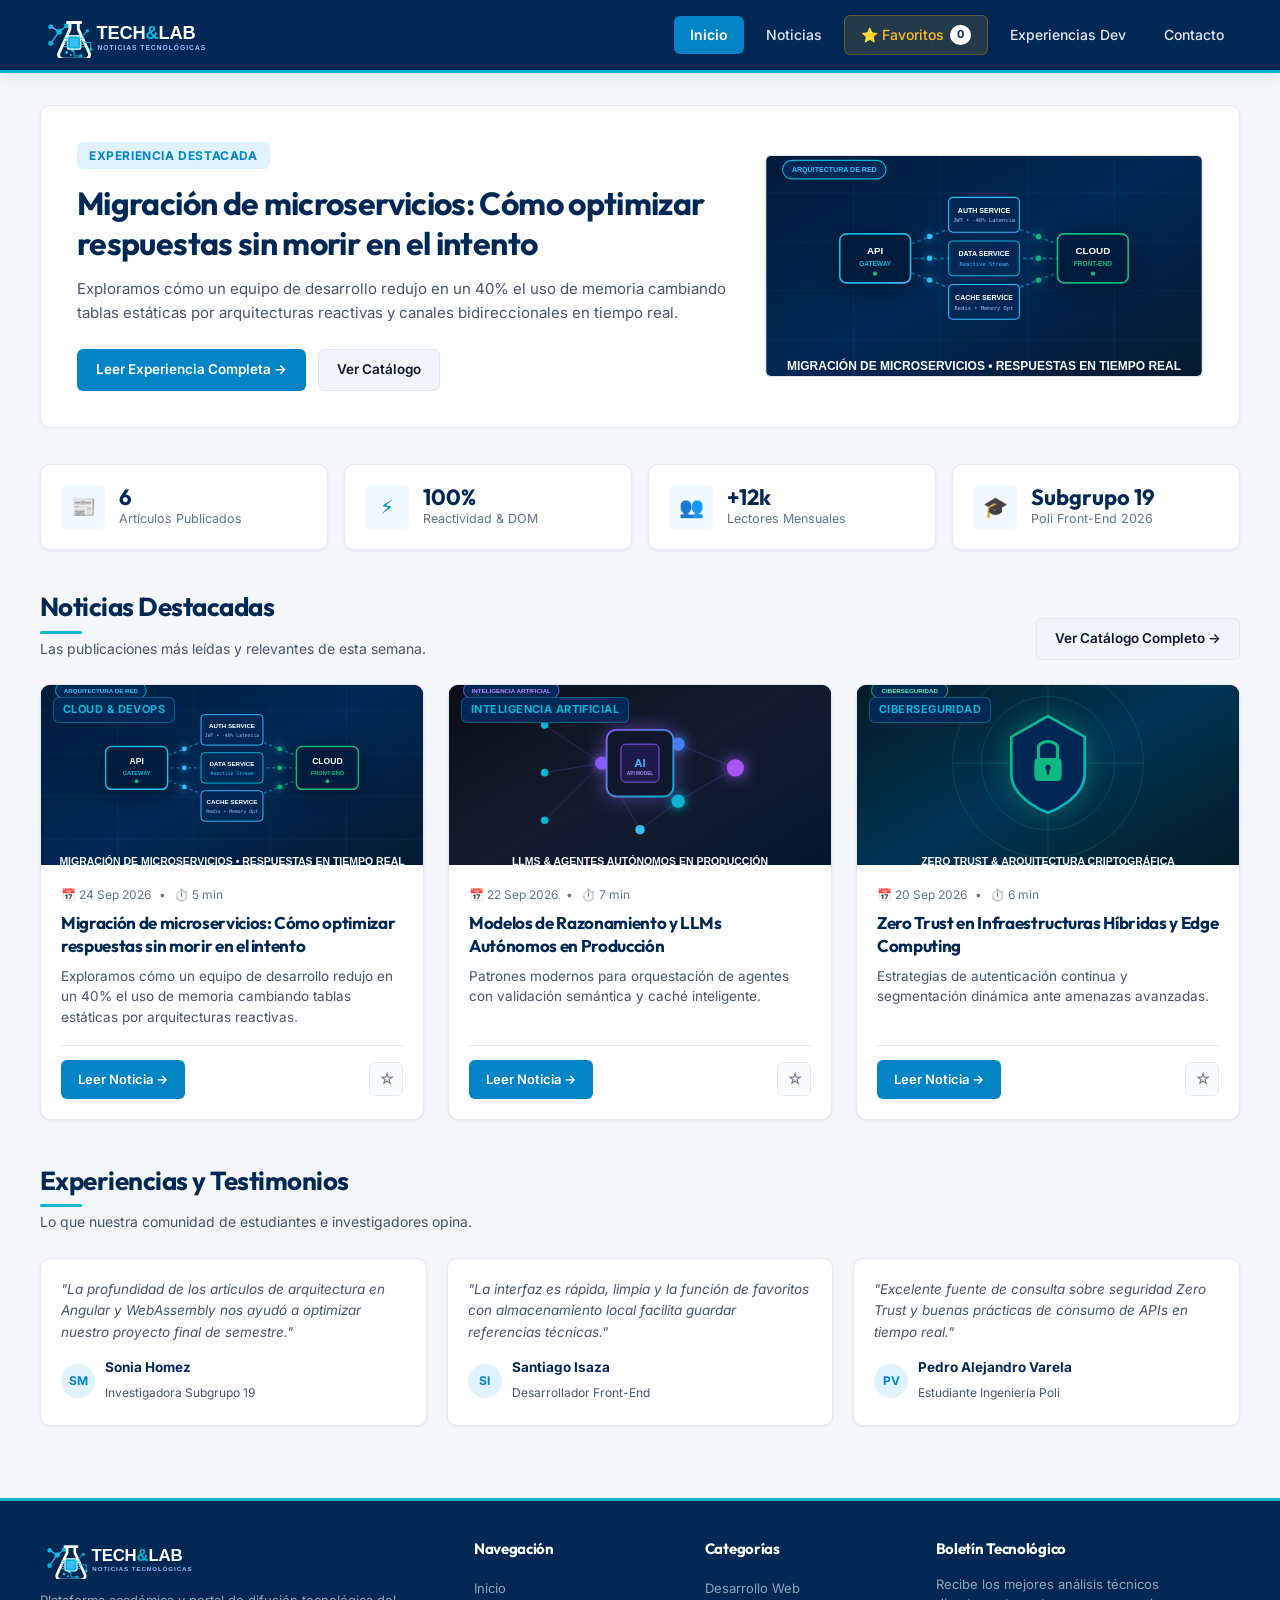
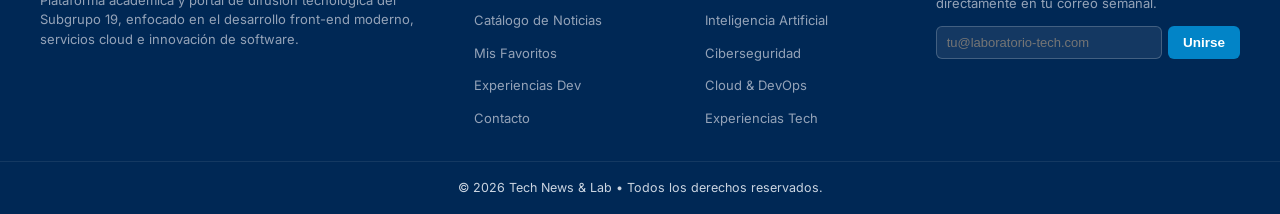
<file: index.html>
<!DOCTYPE html>
<html lang="es">
<head>
    <meta charset="UTF-8">
    <meta name="viewport" content="width=device-width, initial-scale=1.0">
    <meta name="description" content="Tech News & Lab - Portal y periódico digital de innovación, desarrollo web, computación en la nube e inteligencia artificial.">
    <title>Tech News & Lab | Inicio e Innovación Digital</title>
    <link rel="stylesheet" href="styles.css">
</head>
<body>

    <!-- HEADER / NAVEGACIÓN INSTITUCIONAL (FIGURA 1) -->
    <header>
        <div class="nav-wrapper">
            <a href="index.html" class="logo-box">
                <img src="img/logo-white.svg" alt="Tech & Lab Noticias Tecnológicas" class="brand-logo-img">
            </a>

            <button class="mobile-toggle" aria-label="Abrir Menú">☰</button>

            <nav class="main-nav">
                <a href="index.html" class="nav-link active">Inicio</a>
                <a href="catalogo.html" class="nav-link">Noticias</a>
                <a href="favoritos.html" class="nav-link fav-badge-btn">
                    ⭐ Favoritos <span class="badge-count fav-count-badge">0</span>
                </a>
                <a href="gestion.html" class="nav-link">Experiencias Dev</a>
                <a href="contacto.html" class="nav-link">Contacto</a>
            </nav>
        </div>
    </header>

    <!-- CONTENIDO PRINCIPAL -->
    <main class="container">
        
        <!-- HERO SECTION (ESTRUCTURA MOCKUP FIGURA 1) -->
        <section class="hero-card">
            <div class="hero-content">
                <span class="hero-tag">EXPERIENCIA DESTACADA</span>
                <h1 class="hero-title">
                    Migración de microservicios: Cómo optimizar respuestas sin morir en el intento
                </h1>
                <p class="hero-desc">
                    Exploramos cómo un equipo de desarrollo redujo en un 40% el uso de memoria cambiando tablas estáticas por arquitecturas reactivas y canales bidireccionales en tiempo real.
                </p>
                <div class="hero-actions">
                    <a href="detalle.html?id=1" class="btn btn-primary" id="hero-explore-btn">Leer Experiencia Completa →</a>
                    <a href="catalogo.html" class="btn btn-secondary">Ver Catálogo</a>
                </div>
            </div>
            
            <div class="hero-image-wrap">
                <img src="img/microservices-architecture.svg" alt="Arquitectura de Red: Migración de Microservicios">
            </div>
        </section>

        <!-- STATS STRIP -->
        <section class="stats-strip">
            <div class="stat-card">
                <div class="stat-icon">📰</div>
                <div>
                    <div class="stat-number" id="stat-total-articles">6</div>
                    <div class="stat-label">Artículos Publicados</div>
                </div>
            </div>
            <div class="stat-card">
                <div class="stat-icon">⚡</div>
                <div>
                    <div class="stat-number">100%</div>
                    <div class="stat-label">Reactividad & DOM</div>
                </div>
            </div>
            <div class="stat-card">
                <div class="stat-icon">👥</div>
                <div>
                    <div class="stat-number">+12k</div>
                    <div class="stat-label">Lectores Mensuales</div>
                </div>
            </div>
            <div class="stat-card">
                <div class="stat-icon">🎓</div>
                <div>
                    <div class="stat-number">Subgrupo 19</div>
                    <div class="stat-label">Poli Front-End 2026</div>
                </div>
            </div>
        </section>

        <!-- SECCIÓN DESTACADOS -->
        <section style="margin-bottom: 40px;">
            <div class="section-header">
                <div>
                    <h2 class="section-title">Noticias Destacadas</h2>
                    <p class="section-subtitle">Las publicaciones más leídas y relevantes de esta semana.</p>
                </div>
                <a href="catalogo.html" class="btn btn-secondary">Ver Catálogo Completo →</a>
            </div>

            <!-- GRID DINÁMICO CARGADO POR JS -->
            <div id="home-featured-grid" class="catalog-grid">
                <!-- Se inyecta dinámicamente desde script.js -->
            </div>
        </section>

        <!-- TESTIMONIOS Y COMUNIDAD -->
        <section style="margin-bottom: 40px;">
            <div class="section-header">
                <div>
                    <h2 class="section-title">Experiencias y Testimonios</h2>
                    <p class="section-subtitle">Lo que nuestra comunidad de estudiantes e investigadores opina.</p>
                </div>
            </div>

            <div class="testimonials-grid">
                <div class="testimonial-card">
                    <p class="testimonial-text">"La profundidad de los artículos de arquitectura en Angular y WebAssembly nos ayudó a optimizar nuestro proyecto final de semestre."</p>
                    <div class="testimonial-user">
                        <div class="testimonial-avatar">SM</div>
                        <div>
                            <strong style="font-size: 13.5px; display: block; color: var(--brand-navy);">Sonia Homez</strong>
                            <span style="font-size: 12px; color: var(--text-muted);">Investigadora Subgrupo 19</span>
                        </div>
                    </div>
                </div>

                <div class="testimonial-card">
                    <p class="testimonial-text">"La interfaz es rápida, limpia y la función de favoritos con almacenamiento local facilita guardar referencias técnicas."</p>
                    <div class="testimonial-user">
                        <div class="testimonial-avatar">SI</div>
                        <div>
                            <strong style="font-size: 13.5px; display: block; color: var(--brand-navy);">Santiago Isaza</strong>
                            <span style="font-size: 12px; color: var(--text-muted);">Desarrollador Front-End</span>
                        </div>
                    </div>
                </div>

                <div class="testimonial-card">
                    <p class="testimonial-text">"Excelente fuente de consulta sobre seguridad Zero Trust y buenas prácticas de consumo de APIs en tiempo real."</p>
                    <div class="testimonial-user">
                        <div class="testimonial-avatar">PV</div>
                        <div>
                            <strong style="font-size: 13.5px; display: block; color: var(--brand-navy);">Pedro Alejandro Varela</strong>
                            <span style="font-size: 12px; color: var(--text-muted);">Estudiante Ingeniería Poli</span>
                        </div>
                    </div>
                </div>
            </div>
        </section>

    </main>

    <!-- FOOTER INSTITUCIONAL -->
    <footer>
        <div class="footer-top">
            <div class="footer-col">
                <img src="img/logo-white.svg" alt="Tech & Lab" class="brand-logo-img-footer">
                <p>Plataforma académica y portal de difusión tecnológica del Subgrupo 19, enfocado en el desarrollo front-end moderno, servicios cloud e innovación de software.</p>
            </div>
            <div class="footer-col">
                <h4>Navegación</h4>
                <ul class="footer-links">
                    <li><a href="index.html">Inicio</a></li>
                    <li><a href="catalogo.html">Catálogo de Noticias</a></li>
                    <li><a href="favoritos.html">Mis Favoritos</a></li>
                    <li><a href="gestion.html">Experiencias Dev</a></li>
                    <li><a href="contacto.html">Contacto</a></li>
                </ul>
            </div>
            <div class="footer-col">
                <h4>Categorías</h4>
                <ul class="footer-links">
                    <li><a href="catalogo.html">Desarrollo Web</a></li>
                    <li><a href="catalogo.html">Inteligencia Artificial</a></li>
                    <li><a href="catalogo.html">Ciberseguridad</a></li>
                    <li><a href="catalogo.html">Cloud & DevOps</a></li>
                    <li><a href="catalogo.html">Experiencias Tech</a></li>
                </ul>
            </div>
            <div class="footer-col">
                <h4>Boletín Tecnológico</h4>
                <p>Recibe los mejores análisis técnicos directamente en tu correo semanal.</p>
                <form id="newsletter-form" class="newsletter-form">
                    <input type="email" placeholder="tu@laboratorio-tech.com" required>
                    <button type="submit" class="btn btn-primary" style="padding: 7px 14px;">Unirse</button>
                </form>
            </div>
        </div>
        <div class="footer-bottom">
            <p>&copy; 2026 Tech News & Lab &bull; Todos los derechos reservados.</p>
        </div>
    </footer>

    <script src="script.js"></script>
</body>
</html>
</file>
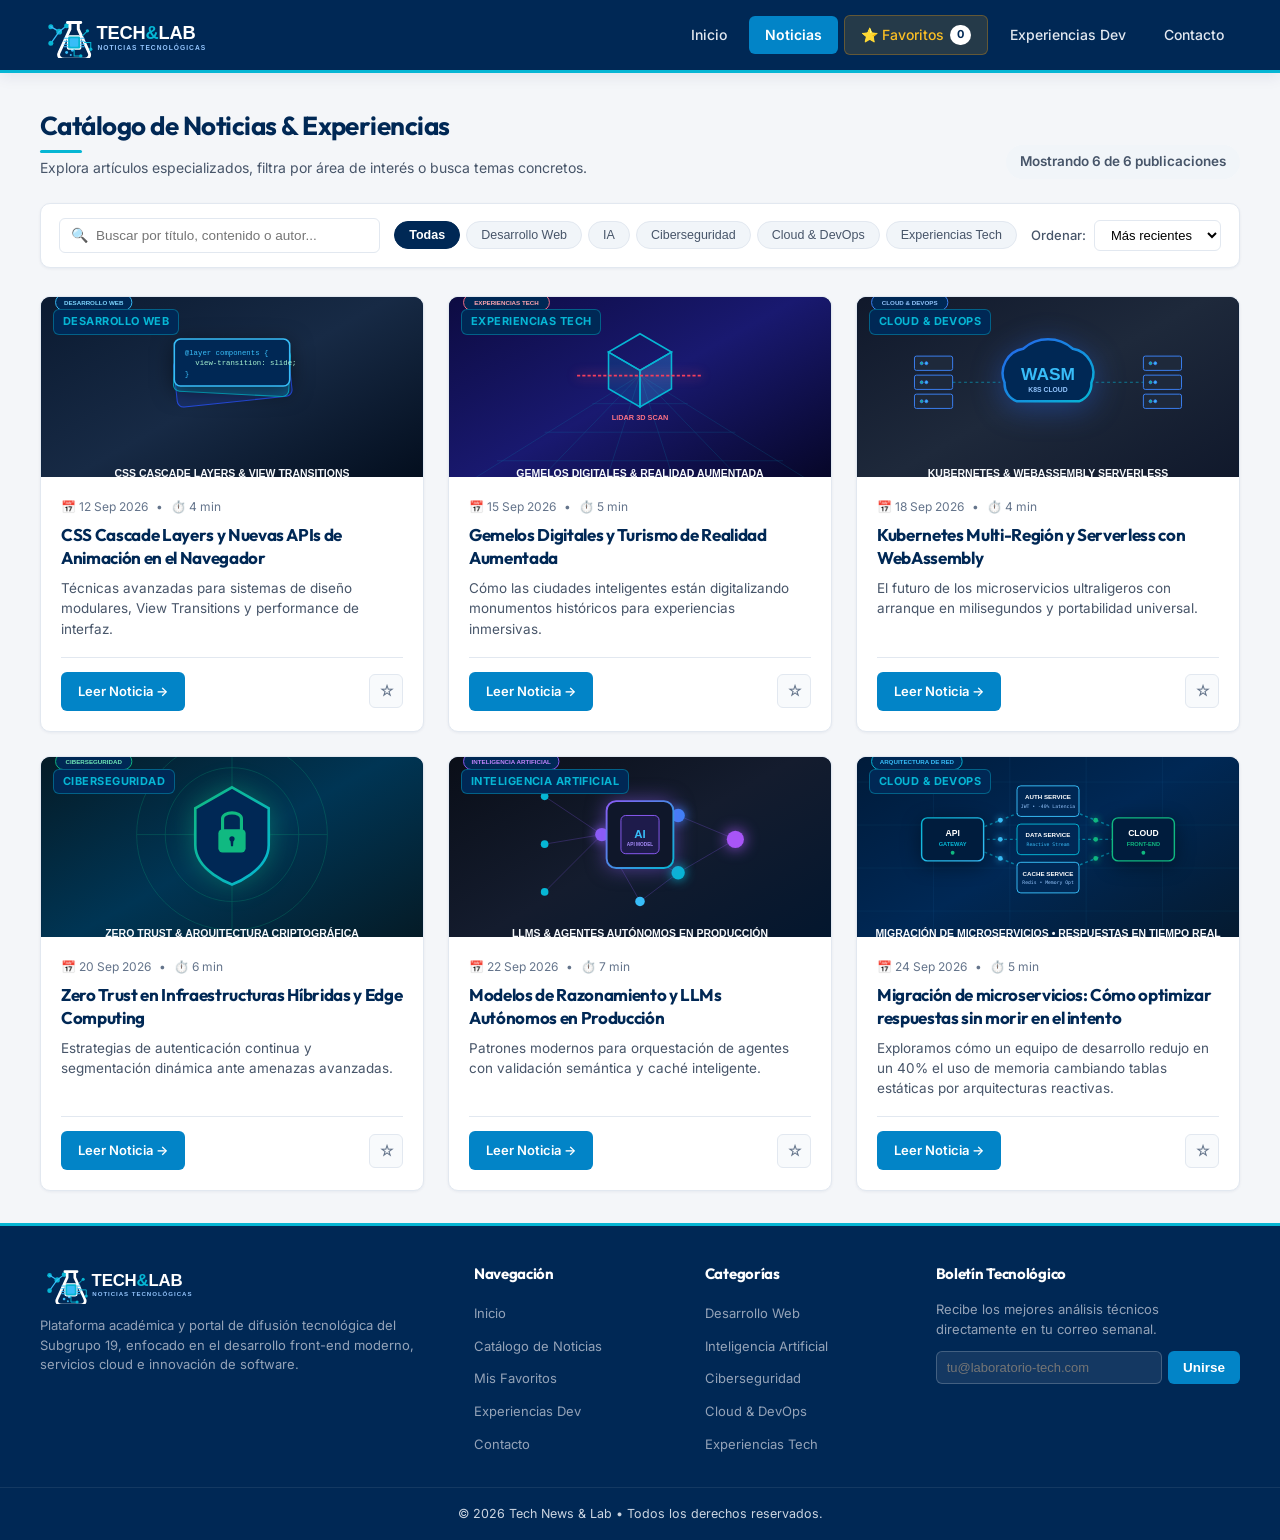
<file: catalogo.html>
<!DOCTYPE html>
<html lang="es">
<head>
    <meta charset="UTF-8">
    <meta name="viewport" content="width=device-width, initial-scale=1.0">
    <meta name="description" content="Explora el catálogo completo de artículos y noticias sobre tecnologías emergentes, frontend, cloud y ciberseguridad.">
    <title>Tech News & Lab | Catálogo de Noticias</title>
    <link rel="stylesheet" href="styles.css">
</head>
<body>

    <!-- HEADER / NAVEGACIÓN -->
    <header>
        <div class="nav-wrapper">
            <a href="index.html" class="logo-box">
                <img src="img/logo-white.svg" alt="Tech & Lab Noticias Tecnológicas" class="brand-logo-img">
            </a>

            <button class="mobile-toggle" aria-label="Abrir Menú">☰</button>

            <nav class="main-nav">
                <a href="index.html" class="nav-link">Inicio</a>
                <a href="catalogo.html" class="nav-link active">Noticias</a>
                <a href="favoritos.html" class="nav-link fav-badge-btn">
                    ⭐ Favoritos <span class="badge-count fav-count-badge">0</span>
                </a>
                <a href="gestion.html" class="nav-link">Experiencias Dev</a>
                <a href="contacto.html" class="nav-link">Contacto</a>
            </nav>
        </div>
    </header>

    <!-- CONTENIDO PRINCIPAL -->
    <main class="container">
        
        <div class="section-header">
            <div>
                <h1 class="section-title">Catálogo de Noticias & Experiencias</h1>
                <p class="section-subtitle">Explora artículos especializados, filtra por área de interés o busca temas concretos.</p>
            </div>
            <span id="catalog-results-count" style="font-size: 13.5px; font-weight: 600; color: var(--text-muted); background: #f1f5f9; padding: 6px 14px; border-radius: var(--radius-full);">
                Cargando publicaciones...
            </span>
        </div>

        <!-- CONTROLES DE FILTRO Y BÚSQUEDA -->
        <div class="controls-bar">
            <!-- Buscador -->
            <div class="search-input-box">
                <span class="search-icon">🔍</span>
                <input type="text" id="catalog-search" placeholder="Buscar por título, contenido o autor...">
            </div>

            <!-- Filtro por Categorías -->
            <div class="category-pills">
                <button class="pill-btn active" data-cat="all">Todas</button>
                <button class="pill-btn" data-cat="Desarrollo Web">Desarrollo Web</button>
                <button class="pill-btn" data-cat="Inteligencia Artificial">IA</button>
                <button class="pill-btn" data-cat="Ciberseguridad">Ciberseguridad</button>
                <button class="pill-btn" data-cat="Cloud & DevOps">Cloud & DevOps</button>
                <button class="pill-btn" data-cat="Experiencias Tech">Experiencias Tech</button>
            </div>

            <!-- Selector de Ordenamiento -->
            <div style="display: flex; align-items: center; gap: 8px;">
                <label for="catalog-sort" style="font-size: 13px; color: var(--text-muted); font-weight: 500;">Ordenar:</label>
                <select id="catalog-sort" style="padding: 6px 12px; border-radius: var(--radius-sm); border: 1px solid var(--border-color); font-size: 13px; outline: none; background: white;">
                    <option value="latest">Más recientes</option>
                    <option value="title">Título (A-Z)</option>
                </select>
            </div>
        </div>

        <!-- GRID DINÁMICO DE NOTICIAS -->
        <div id="catalog-grid" class="catalog-grid">
            <!-- Renderizado dinámico vía JavaScript -->
        </div>

    </main>

    <!-- FOOTER -->
    <footer>
        <div class="footer-top">
            <div class="footer-col">
                <img src="img/logo-white.svg" alt="Tech & Lab" class="brand-logo-img-footer">
                <p>Plataforma académica y portal de difusión tecnológica del Subgrupo 19, enfocado en el desarrollo front-end moderno, servicios cloud e innovación de software.</p>
            </div>
            <div class="footer-col">
                <h4>Navegación</h4>
                <ul class="footer-links">
                    <li><a href="index.html">Inicio</a></li>
                    <li><a href="catalogo.html">Catálogo de Noticias</a></li>
                    <li><a href="favoritos.html">Mis Favoritos</a></li>
                    <li><a href="gestion.html">Experiencias Dev</a></li>
                    <li><a href="contacto.html">Contacto</a></li>
                </ul>
            </div>
            <div class="footer-col">
                <h4>Categorías</h4>
                <ul class="footer-links">
                    <li><a href="catalogo.html">Desarrollo Web</a></li>
                    <li><a href="catalogo.html">Inteligencia Artificial</a></li>
                    <li><a href="catalogo.html">Ciberseguridad</a></li>
                    <li><a href="catalogo.html">Cloud & DevOps</a></li>
                    <li><a href="catalogo.html">Experiencias Tech</a></li>
                </ul>
            </div>
            <div class="footer-col">
                <h4>Boletín Tecnológico</h4>
                <p>Recibe los mejores análisis técnicos directamente en tu correo semanal.</p>
                <form id="newsletter-form" class="newsletter-form">
                    <input type="email" placeholder="tu@laboratorio-tech.com" required>
                    <button type="submit" class="btn btn-primary" style="padding: 8px 14px;">Unirse</button>
                </form>
            </div>
        </div>
        <div class="footer-bottom">
            <p>&copy; 2026 Tech News & Lab &bull; Todos los derechos reservados.</p>
        </div>
    </footer>

    <script src="script.js"></script>
</body>
</html>
</file>
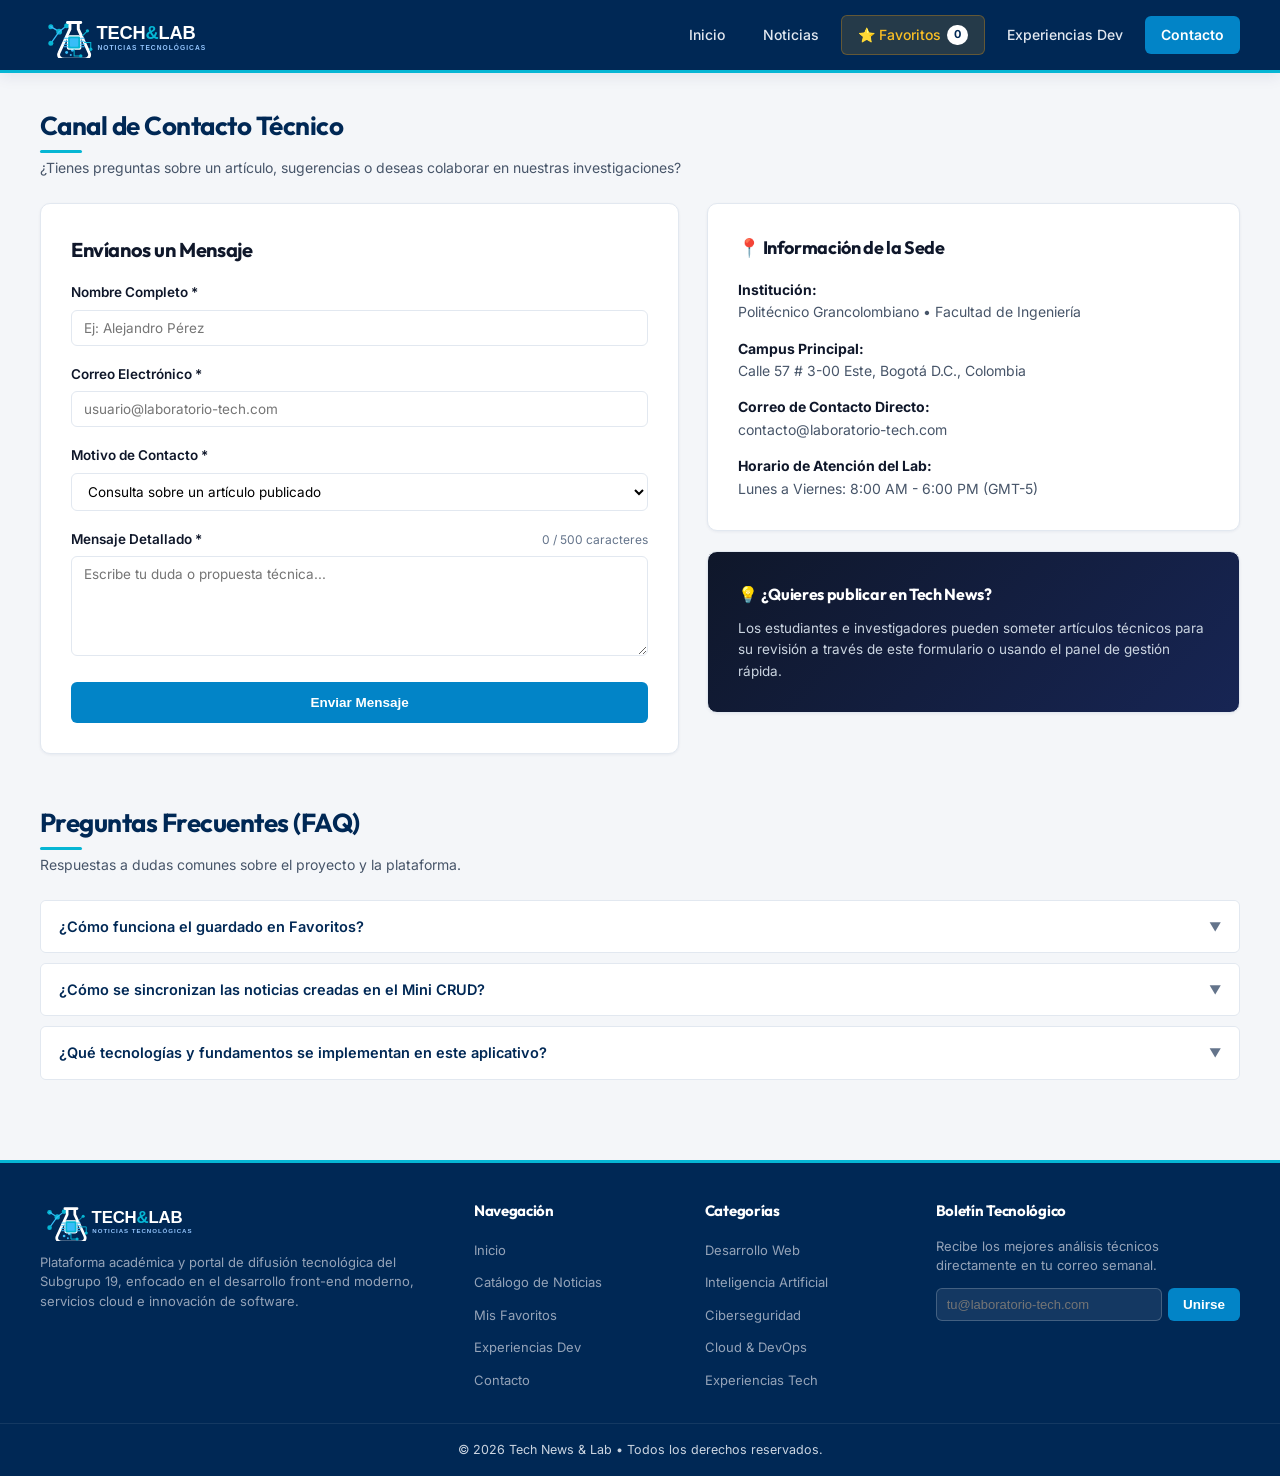
<file: contacto.html>
<!DOCTYPE html>
<html lang="es">
<head>
    <meta charset="UTF-8">
    <meta name="viewport" content="width=device-width, initial-scale=1.0">
    <meta name="description" content="Ponte en contacto con el equipo de redactores e investigadores de Tech News & Lab.">
    <title>Tech News & Lab | Contacto y Soporte</title>
    <link rel="stylesheet" href="styles.css">
</head>
<body>

    <!-- HEADER / NAVEGACIÓN -->
    <header>
        <div class="nav-wrapper">
            <a href="index.html" class="logo-box">
                <img src="img/logo-white.svg" alt="Tech & Lab Noticias Tecnológicas" class="brand-logo-img">
            </a>

            <button class="mobile-toggle" aria-label="Abrir Menú">☰</button>

            <nav class="main-nav">
                <a href="index.html" class="nav-link">Inicio</a>
                <a href="catalogo.html" class="nav-link">Noticias</a>
                <a href="favoritos.html" class="nav-link fav-badge-btn">
                    ⭐ Favoritos <span class="badge-count fav-count-badge">0</span>
                </a>
                <a href="gestion.html" class="nav-link">Experiencias Dev</a>
                <a href="contacto.html" class="nav-link active">Contacto</a>
            </nav>
        </div>
    </header>

    <!-- CONTENIDO PRINCIPAL -->
    <main class="container">
        
        <div class="section-header">
            <div>
                <h1 class="section-title">Canal de Contacto Técnico</h1>
                <p class="section-subtitle">¿Tienes preguntas sobre un artículo, sugerencias o deseas colaborar en nuestras investigaciones?</p>
            </div>
        </div>

        <div class="detail-layout" style="grid-template-columns: 1.2fr 1fr; margin-bottom: 48px;">
            
            <!-- FORMULARIO DE CONTACTO -->
            <div class="form-card">
                <h3 style="font-size: 20px; font-weight: 700; margin-bottom: 16px;">Envíanos un Mensaje</h3>
                
                <!-- Alerta de éxito oculta por defecto -->
                <div id="contact-success-alert" style="display: none; background: #ecfdf5; border: 1px solid #a7f3d0; color: #065f46; padding: 16px; border-radius: var(--radius-sm); margin-bottom: 20px;">
                    <strong>✅ ¡Mensaje recibido con éxito!</strong>
                    <p style="font-size: 13.5px; margin-top: 4px;">Gracias por contactarnos. Nuestro equipo editorial revisará tu solicitud y te responderá al correo indicado en menos de 24 horas.</p>
                </div>

                <form id="contact-form" novalidate>
                    
                    <div class="form-group">
                        <label class="form-label" for="contact-name">Nombre Completo *</label>
                        <input type="text" id="contact-name" class="form-control" placeholder="Ej: Alejandro Pérez" required>
                        <div class="invalid-feedback">Por favor ingresa tu nombre (mínimo 3 letras).</div>
                    </div>

                    <div class="form-group">
                        <label class="form-label" for="contact-email">Correo Electrónico *</label>
                        <input type="email" id="contact-email" class="form-control" placeholder="usuario@laboratorio-tech.com" required>
                        <div class="invalid-feedback">Ingresa una dirección de correo válida (ej. nombre@laboratorio-tech.com).</div>
                    </div>

                    <div class="form-group">
                        <label class="form-label" for="contact-subject">Motivo de Contacto *</label>
                        <select id="contact-subject" class="form-control" required>
                            <option value="consulta">Consulta sobre un artículo publicado</option>
                            <option value="colaboracion">Propuesta de nuevo artículo o tema</option>
                            <option value="tecnico">Reporte de error o soporte técnico</option>
                            <option value="academico">Colaboración académica / Laboratorio</option>
                        </select>
                    </div>

                    <div class="form-group">
                        <div style="display: flex; justify-content: space-between; align-items: center; margin-bottom: 6px;">
                            <label class="form-label" for="contact-message" style="margin-bottom: 0;">Mensaje Detallado *</label>
                            <span id="message-char-count" style="font-size: 12px; color: var(--text-light);">0 / 500 caracteres</span>
                        </div>
                        <textarea id="contact-message" rows="5" class="form-control" maxlength="500" placeholder="Escribe tu duda o propuesta técnica..." required></textarea>
                        <div class="invalid-feedback">El mensaje debe tener al menos 10 caracteres.</div>
                    </div>

                    <button type="submit" class="btn btn-primary" style="width: 100%; padding: 12px;">
                        Enviar Mensaje
                    </button>
                </form>
            </div>

            <!-- INFORMACIÓN INSTITUCIONAL -->
            <div style="display: flex; flex-direction: column; gap: 20px;">
                
                <div class="form-card">
                    <h4 style="margin-bottom: 16px; font-size: 18px;">📍 Información de la Sede</h4>
                    <div style="display: flex; flex-direction: column; gap: 14px; font-size: 14px; color: var(--text-muted);">
                        <div>
                            <strong style="color: var(--text-main); display: block;">Institución:</strong>
                            Politécnico Grancolombiano &bull; Facultad de Ingeniería
                        </div>
                        <div>
                            <strong style="color: var(--text-main); display: block;">Campus Principal:</strong>
                            Calle 57 # 3-00 Este, Bogotá D.C., Colombia
                        </div>
                        <div>
                            <strong style="color: var(--text-main); display: block;">Correo de Contacto Directo:</strong>
                            contacto@laboratorio-tech.com
                        </div>
                        <div>
                            <strong style="color: var(--text-main); display: block;">Horario de Atención del Lab:</strong>
                            Lunes a Viernes: 8:00 AM - 6:00 PM (GMT-5)
                        </div>
                    </div>
                </div>

                <div class="form-card" style="background: linear-gradient(135deg, #0f172a 0%, #172554 100%); color: white;">
                    <h4 style="color: white; margin-bottom: 10px; font-size: 16px;">💡 ¿Quieres publicar en Tech News?</h4>
                    <p style="font-size: 13.5px; color: #cbd5e1; line-height: 1.6;">
                        Los estudiantes e investigadores pueden someter artículos técnicos para su revisión a través de este formulario o usando el panel de gestión rápida.
                    </p>
                </div>

            </div>

        </div>

        <!-- PREGUNTAS FRECUENTES (FAQ INTERACTIVO) -->
        <section style="margin-bottom: 48px;">
            <div class="section-header">
                <div>
                    <h2 class="section-title">Preguntas Frecuentes (FAQ)</h2>
                    <p class="section-subtitle">Respuestas a dudas comunes sobre el proyecto y la plataforma.</p>
                </div>
            </div>

            <div class="faq-item">
                <div class="faq-question">
                    <span>¿Cómo funciona el guardado en Favoritos?</span>
                    <span class="faq-icon">▼</span>
                </div>
                <div class="faq-answer">
                    El sistema utiliza la API nativa de <code>localStorage</code> del navegador web. Al marcar una noticia con la estrella, su identificador se almacena de forma persistente en tu equipo, por lo que permanecerá guardada incluso si recargas la página o cierras el navegador.
                </div>
            </div>

            <div class="faq-item">
                <div class="faq-question">
                    <span>¿Cómo se sincronizan las noticias creadas en el Mini CRUD?</span>
                    <span class="faq-icon">▼</span>
                </div>
                <div class="faq-answer">
                    Al publicar o eliminar una noticia en el <strong>Panel de Gestión</strong>, los datos se actualizan en el almacenamiento local y se reflejan inmediatamente en el Catálogo, la vista de Inicio y los filtros por categoría.
                </div>
            </div>

            <div class="faq-item">
                <div class="faq-question">
                    <span>¿Qué tecnologías y fundamentos se implementan en este aplicativo?</span>
                    <span class="faq-icon">▼</span>
                </div>
                <div class="faq-answer">
                    La aplicación está construida con HTML5 semántico, CSS3 avanzado (Variables personalizadas, Flexbox, CSS Grid, Glassmorphism, animaciones sutiles y diseño responsive) y JavaScript ES6+ modular (manipulación del DOM, eventos en tiempo real, validación de formularios y consumo asíncrono de JSON).
                </div>
            </div>
        </section>

    </main>

    <!-- FOOTER -->
    <footer>
        <div class="footer-top">
            <div class="footer-col">
                <img src="img/logo-white.svg" alt="Tech & Lab" class="brand-logo-img-footer">
                <p>Plataforma académica y portal de difusión tecnológica del Subgrupo 19, enfocado en el desarrollo front-end moderno, servicios cloud e innovación de software.</p>
            </div>
            <div class="footer-col">
                <h4>Navegación</h4>
                <ul class="footer-links">
                    <li><a href="index.html">Inicio</a></li>
                    <li><a href="catalogo.html">Catálogo de Noticias</a></li>
                    <li><a href="favoritos.html">Mis Favoritos</a></li>
                    <li><a href="gestion.html">Experiencias Dev</a></li>
                    <li><a href="contacto.html">Contacto</a></li>
                </ul>
            </div>
            <div class="footer-col">
                <h4>Categorías</h4>
                <ul class="footer-links">
                    <li><a href="catalogo.html">Desarrollo Web</a></li>
                    <li><a href="catalogo.html">Inteligencia Artificial</a></li>
                    <li><a href="catalogo.html">Ciberseguridad</a></li>
                    <li><a href="catalogo.html">Cloud & DevOps</a></li>
                    <li><a href="catalogo.html">Experiencias Tech</a></li>
                </ul>
            </div>
            <div class="footer-col">
                <h4>Boletín Tecnológico</h4>
                <p>Recibe los mejores análisis técnicos directamente en tu correo semanal.</p>
                <form id="newsletter-form" class="newsletter-form">
                    <input type="email" placeholder="tu@laboratorio-tech.com" required>
                    <button type="submit" class="btn btn-primary" style="padding: 8px 14px;">Unirse</button>
                </form>
            </div>
        </div>
        <div class="footer-bottom">
            <p>&copy; 2026 Tech News & Lab &bull; Todos los derechos reservados.</p>
        </div>
    </footer>

    <script src="script.js"></script>
</body>
</html>
</file>
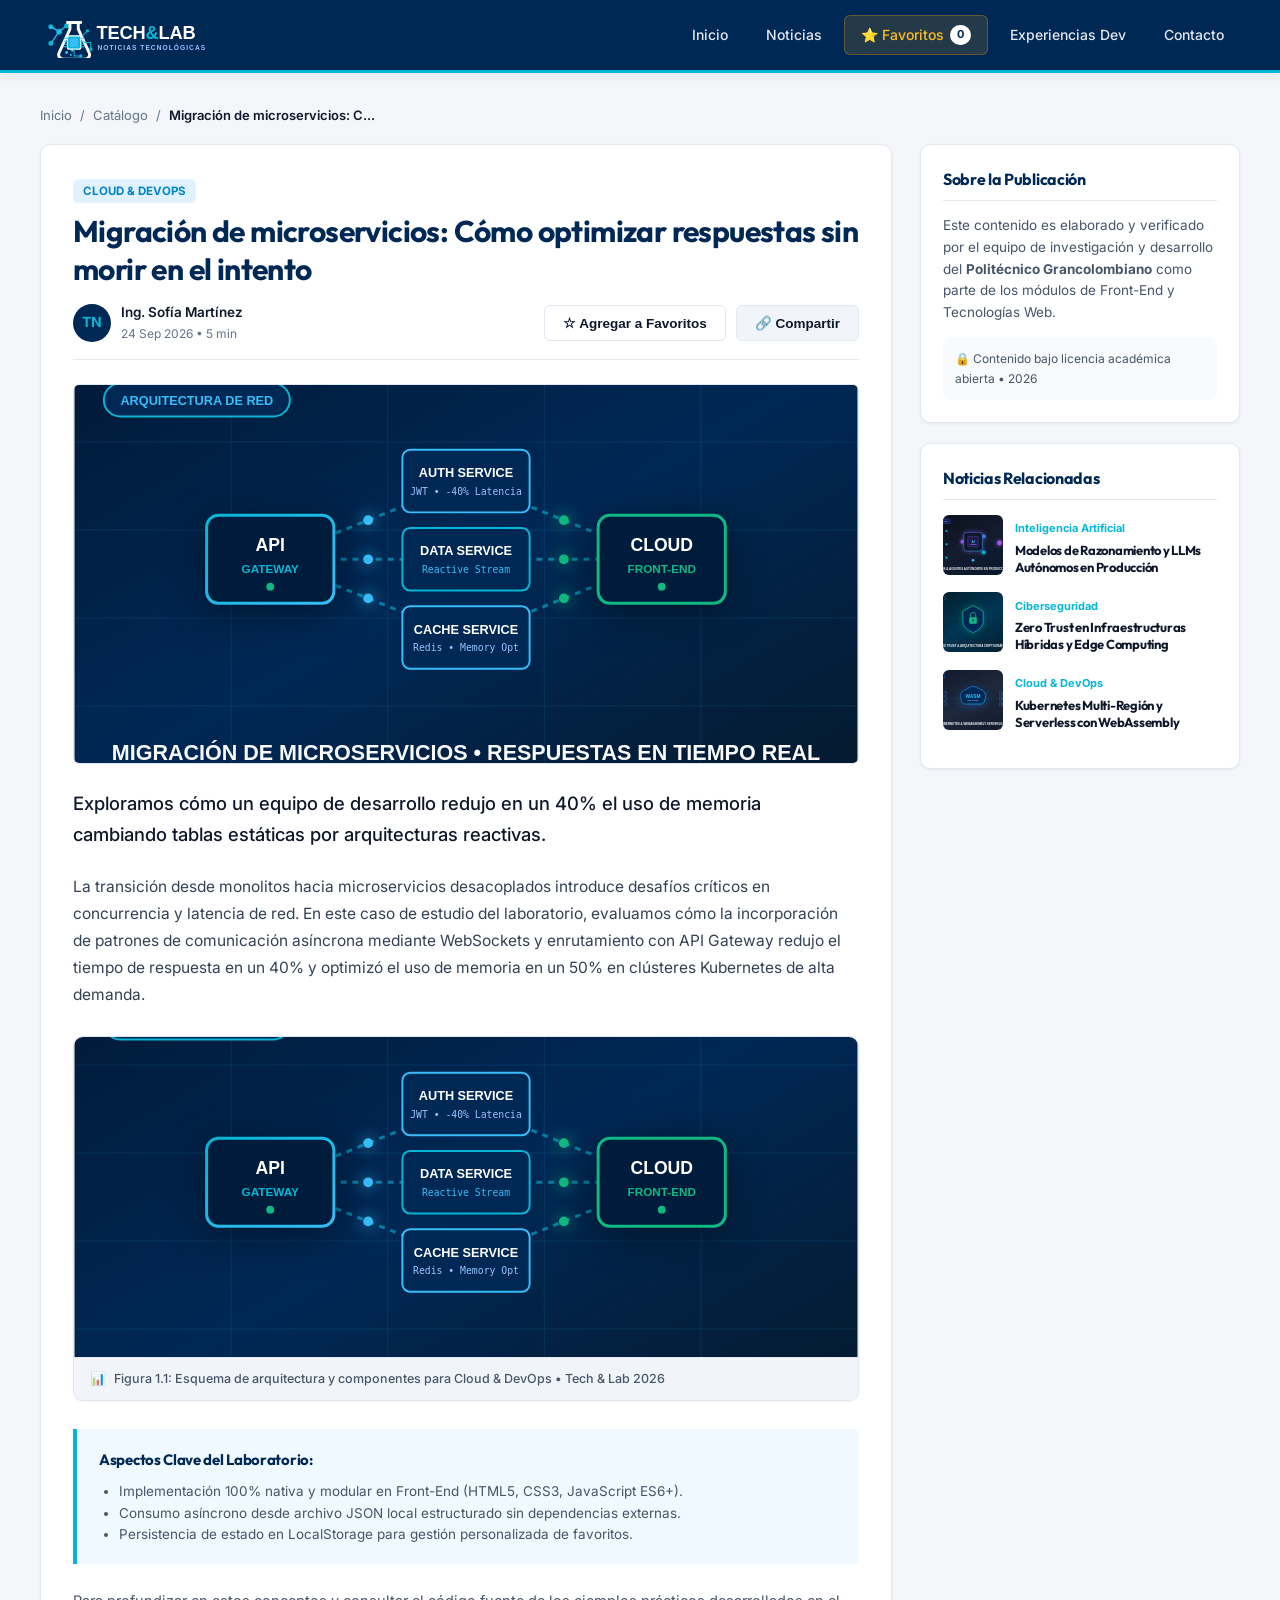
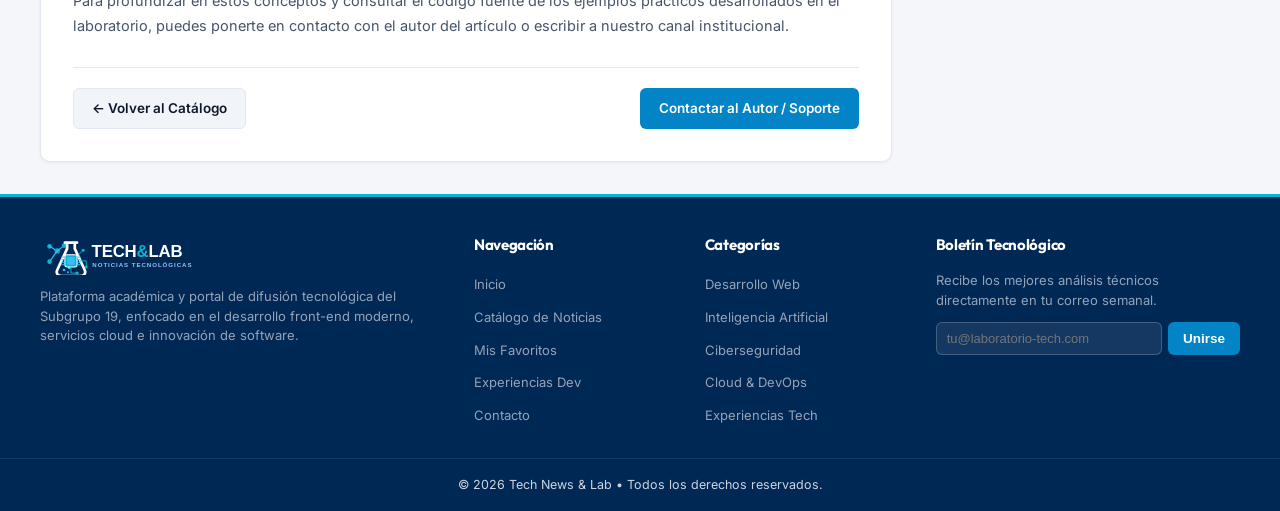
<file: detalle.html>
<!DOCTYPE html>
<html lang="es">
<head>
    <meta charset="UTF-8">
    <meta name="viewport" content="width=device-width, initial-scale=1.0">
    <meta name="description" content="Lectura completa del artículo tecnológico en Tech News & Lab.">
    <title>Tech News & Lab | Detalle de la Noticia</title>
    <link rel="stylesheet" href="styles.css">
</head>
<body>

    <!-- HEADER / NAVEGACIÓN -->
    <header>
        <div class="nav-wrapper">
            <a href="index.html" class="logo-box">
                <img src="img/logo-white.svg" alt="Tech & Lab Noticias Tecnológicas" class="brand-logo-img">
            </a>

            <button class="mobile-toggle" aria-label="Abrir Menú">☰</button>

            <nav class="main-nav">
                <a href="index.html" class="nav-link">Inicio</a>
                <a href="catalogo.html" class="nav-link">Noticias</a>
                <a href="favoritos.html" class="nav-link fav-badge-btn">
                    ⭐ Favoritos <span class="badge-count fav-count-badge">0</span>
                </a>
                <a href="gestion.html" class="nav-link">Experiencias Dev</a>
                <a href="contacto.html" class="nav-link">Contacto</a>
            </nav>
        </div>
    </header>

    <!-- CONTENIDO PRINCIPAL -->
    <main class="container" id="article-detail-section">
        
        <!-- BREADCRUMBS -->
        <nav class="breadcrumbs">
            <a href="index.html">Inicio</a>
            <span>/</span>
            <a href="catalogo.html">Catálogo</a>
            <span>/</span>
            <span id="det-breadcrumb-title" style="color: var(--text-main); font-weight: 600;">Detalle</span>
        </nav>

        <div class="detail-layout">
            
            <!-- ARTÍCULO PRINCIPAL -->
            <article class="article-main">
                <div class="article-header">
                    <span id="det-cat" class="article-tag">CATEGORÍA</span>
                    <h1 id="det-title" class="article-title">Cargando noticia...</h1>
                    
                    <div class="article-meta-bar">
                        <div class="author-chip">
                            <div class="author-avatar">TN</div>
                            <div>
                                <div class="author-name" id="det-author">Equipo Editorial</div>
                                <div class="article-date">
                                    <span id="det-date">2026</span> • <span id="det-readtime">5 min lectura</span>
                                </div>
                            </div>
                        </div>

                        <div style="display: flex; gap: 10px;">
                            <button id="det-fav-btn" class="btn btn-outline">
                                ☆ Agregar a Favoritos
                            </button>
                            <button id="det-share-btn" class="btn btn-secondary" title="Copiar enlace">
                                🔗 Compartir
                            </button>
                        </div>
                    </div>
                </div>

                <img id="det-img" src="" alt="" class="article-hero-img">

                <div id="det-content" class="article-body">
                    <!-- Contenido inyectado dinámicamente -->
                </div>

                <div class="article-actions-bar">
                    <a href="catalogo.html" class="btn btn-secondary">← Volver al Catálogo</a>
                    <a href="contacto.html" class="btn btn-primary">Contactar al Autor / Soporte</a>
                </div>
            </article>

            <!-- SIDEBAR -->
            <aside>
                <div class="sidebar-card">
                    <h4 class="sidebar-title">Sobre la Publicación</h4>
                    <p style="font-size: 13.5px; color: var(--text-muted); margin-bottom: 14px; line-height: 1.6;">
                        Este contenido es elaborado y verificado por el equipo de investigación y desarrollo del <strong>Politécnico Grancolombiano</strong> como parte de los módulos de Front-End y Tecnologías Web.
                    </p>
                    <div style="background: #f8fafc; padding: 12px; border-radius: 8px; font-size: 12px; color: var(--text-muted);">
                        🔒 Contenido bajo licencia académica abierta &bull; 2026
                    </div>
                </div>

                <div class="sidebar-card">
                    <h4 class="sidebar-title">Noticias Relacionadas</h4>
                    <div id="related-news-list">
                        <!-- Noticias relacionadas cargadas dinámicamente -->
                    </div>
                </div>
            </aside>

        </div>

    </main>

    <!-- FOOTER -->
    <footer>
        <div class="footer-top">
            <div class="footer-col">
                <img src="img/logo-white.svg" alt="Tech & Lab" class="brand-logo-img-footer">
                <p>Plataforma académica y portal de difusión tecnológica del Subgrupo 19, enfocado en el desarrollo front-end moderno, servicios cloud e innovación de software.</p>
            </div>
            <div class="footer-col">
                <h4>Navegación</h4>
                <ul class="footer-links">
                    <li><a href="index.html">Inicio</a></li>
                    <li><a href="catalogo.html">Catálogo de Noticias</a></li>
                    <li><a href="favoritos.html">Mis Favoritos</a></li>
                    <li><a href="gestion.html">Experiencias Dev</a></li>
                    <li><a href="contacto.html">Contacto</a></li>
                </ul>
            </div>
            <div class="footer-col">
                <h4>Categorías</h4>
                <ul class="footer-links">
                    <li><a href="catalogo.html">Desarrollo Web</a></li>
                    <li><a href="catalogo.html">Inteligencia Artificial</a></li>
                    <li><a href="catalogo.html">Ciberseguridad</a></li>
                    <li><a href="catalogo.html">Cloud & DevOps</a></li>
                    <li><a href="catalogo.html">Experiencias Tech</a></li>
                </ul>
            </div>
            <div class="footer-col">
                <h4>Boletín Tecnológico</h4>
                <p>Recibe los mejores análisis técnicos directamente en tu correo semanal.</p>
                <form id="newsletter-form" class="newsletter-form">
                    <input type="email" placeholder="tu@laboratorio-tech.com" required>
                    <button type="submit" class="btn btn-primary" style="padding: 8px 14px;">Unirse</button>
                </form>
            </div>
        </div>
        <div class="footer-bottom">
            <p>&copy; 2026 Tech News & Lab &bull; Todos los derechos reservados.</p>
        </div>
    </footer>

    <script src="script.js"></script>
</body>
</html>
</file>
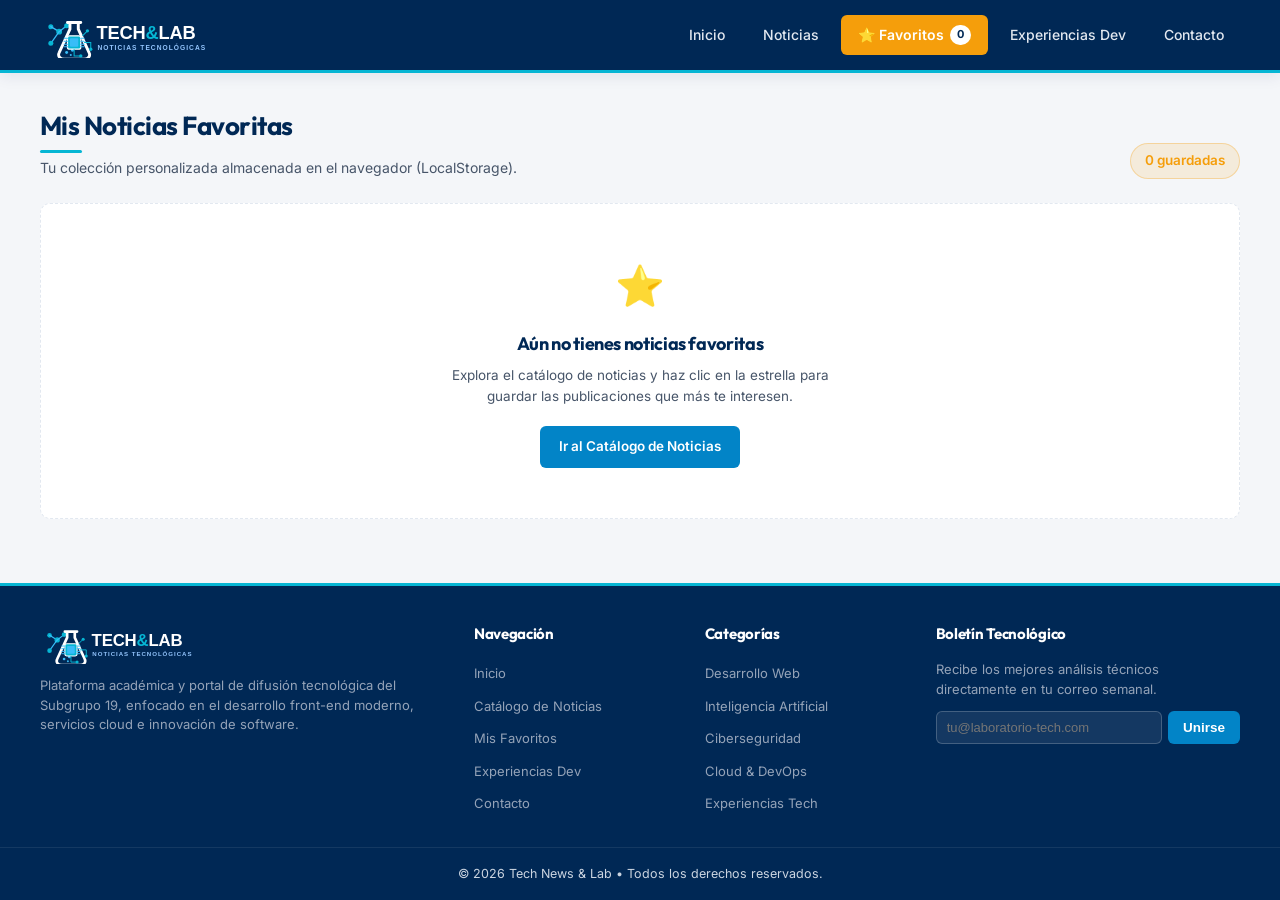
<file: favoritos.html>
<!DOCTYPE html>
<html lang="es">
<head>
    <meta charset="UTF-8">
    <meta name="viewport" content="width=device-width, initial-scale=1.0">
    <meta name="description" content="Tus noticias y publicaciones favoritas guardadas en Tech News & Lab.">
    <title>Tech News & Lab | Mis Favoritos</title>
    <link rel="stylesheet" href="styles.css">
</head>
<body>

    <!-- HEADER / NAVEGACIÓN -->
    <header>
        <div class="nav-wrapper">
            <a href="index.html" class="logo-box">
                <img src="img/logo-white.svg" alt="Tech & Lab Noticias Tecnológicas" class="brand-logo-img">
            </a>

            <button class="mobile-toggle" aria-label="Abrir Menú">☰</button>

            <nav class="main-nav">
                <a href="index.html" class="nav-link">Inicio</a>
                <a href="catalogo.html" class="nav-link">Noticias</a>
                <a href="favoritos.html" class="nav-link active fav-badge-btn">
                    ⭐ Favoritos <span class="badge-count fav-count-badge">0</span>
                </a>
                <a href="gestion.html" class="nav-link">Experiencias Dev</a>
                <a href="contacto.html" class="nav-link">Contacto</a>
            </nav>
        </div>
    </header>

    <!-- CONTENIDO PRINCIPAL -->
    <main class="container">
        
        <div class="section-header">
            <div>
                <h1 class="section-title">Mis Noticias Favoritas</h1>
                <p class="section-subtitle">Tu colección personalizada almacenada en el navegador (LocalStorage).</p>
            </div>
            
            <div style="display: flex; gap: 12px; align-items: center;">
                <span id="favs-count-badge" style="font-size: 13.5px; font-weight: 600; color: var(--accent-fav); background: rgba(245, 158, 11, 0.12); padding: 6px 14px; border-radius: var(--radius-full); border: 1px solid rgba(245, 158, 11, 0.3);">
                    0 guardadas
                </span>
                <button id="clear-all-favs-btn" class="btn btn-danger" style="display: none; padding: 6px 14px; font-size: 13px;">
                    Vaciar Favoritos
                </button>
            </div>
        </div>

        <!-- GRID DE FAVORITOS O ESTADO VACÍO -->
        <div id="favs-grid" class="catalog-grid">
            <!-- Cargado dinámicamente vía JavaScript -->
        </div>

    </main>

    <!-- FOOTER -->
    <footer>
        <div class="footer-top">
            <div class="footer-col">
                <img src="img/logo-white.svg" alt="Tech & Lab" class="brand-logo-img-footer">
                <p>Plataforma académica y portal de difusión tecnológica del Subgrupo 19, enfocado en el desarrollo front-end moderno, servicios cloud e innovación de software.</p>
            </div>
            <div class="footer-col">
                <h4>Navegación</h4>
                <ul class="footer-links">
                    <li><a href="index.html">Inicio</a></li>
                    <li><a href="catalogo.html">Catálogo de Noticias</a></li>
                    <li><a href="favoritos.html">Mis Favoritos</a></li>
                    <li><a href="gestion.html">Experiencias Dev</a></li>
                    <li><a href="contacto.html">Contacto</a></li>
                </ul>
            </div>
            <div class="footer-col">
                <h4>Categorías</h4>
                <ul class="footer-links">
                    <li><a href="catalogo.html">Desarrollo Web</a></li>
                    <li><a href="catalogo.html">Inteligencia Artificial</a></li>
                    <li><a href="catalogo.html">Ciberseguridad</a></li>
                    <li><a href="catalogo.html">Cloud & DevOps</a></li>
                    <li><a href="catalogo.html">Experiencias Tech</a></li>
                </ul>
            </div>
            <div class="footer-col">
                <h4>Boletín Tecnológico</h4>
                <p>Recibe los mejores análisis técnicos directamente en tu correo semanal.</p>
                <form id="newsletter-form" class="newsletter-form">
                    <input type="email" placeholder="tu@laboratorio-tech.com" required>
                    <button type="submit" class="btn btn-primary" style="padding: 8px 14px;">Unirse</button>
                </form>
            </div>
        </div>
        <div class="footer-bottom">
            <p>&copy; 2026 Tech News & Lab &bull; Todos los derechos reservados.</p>
        </div>
    </footer>

    <script src="script.js"></script>
</body>
</html>
</file>
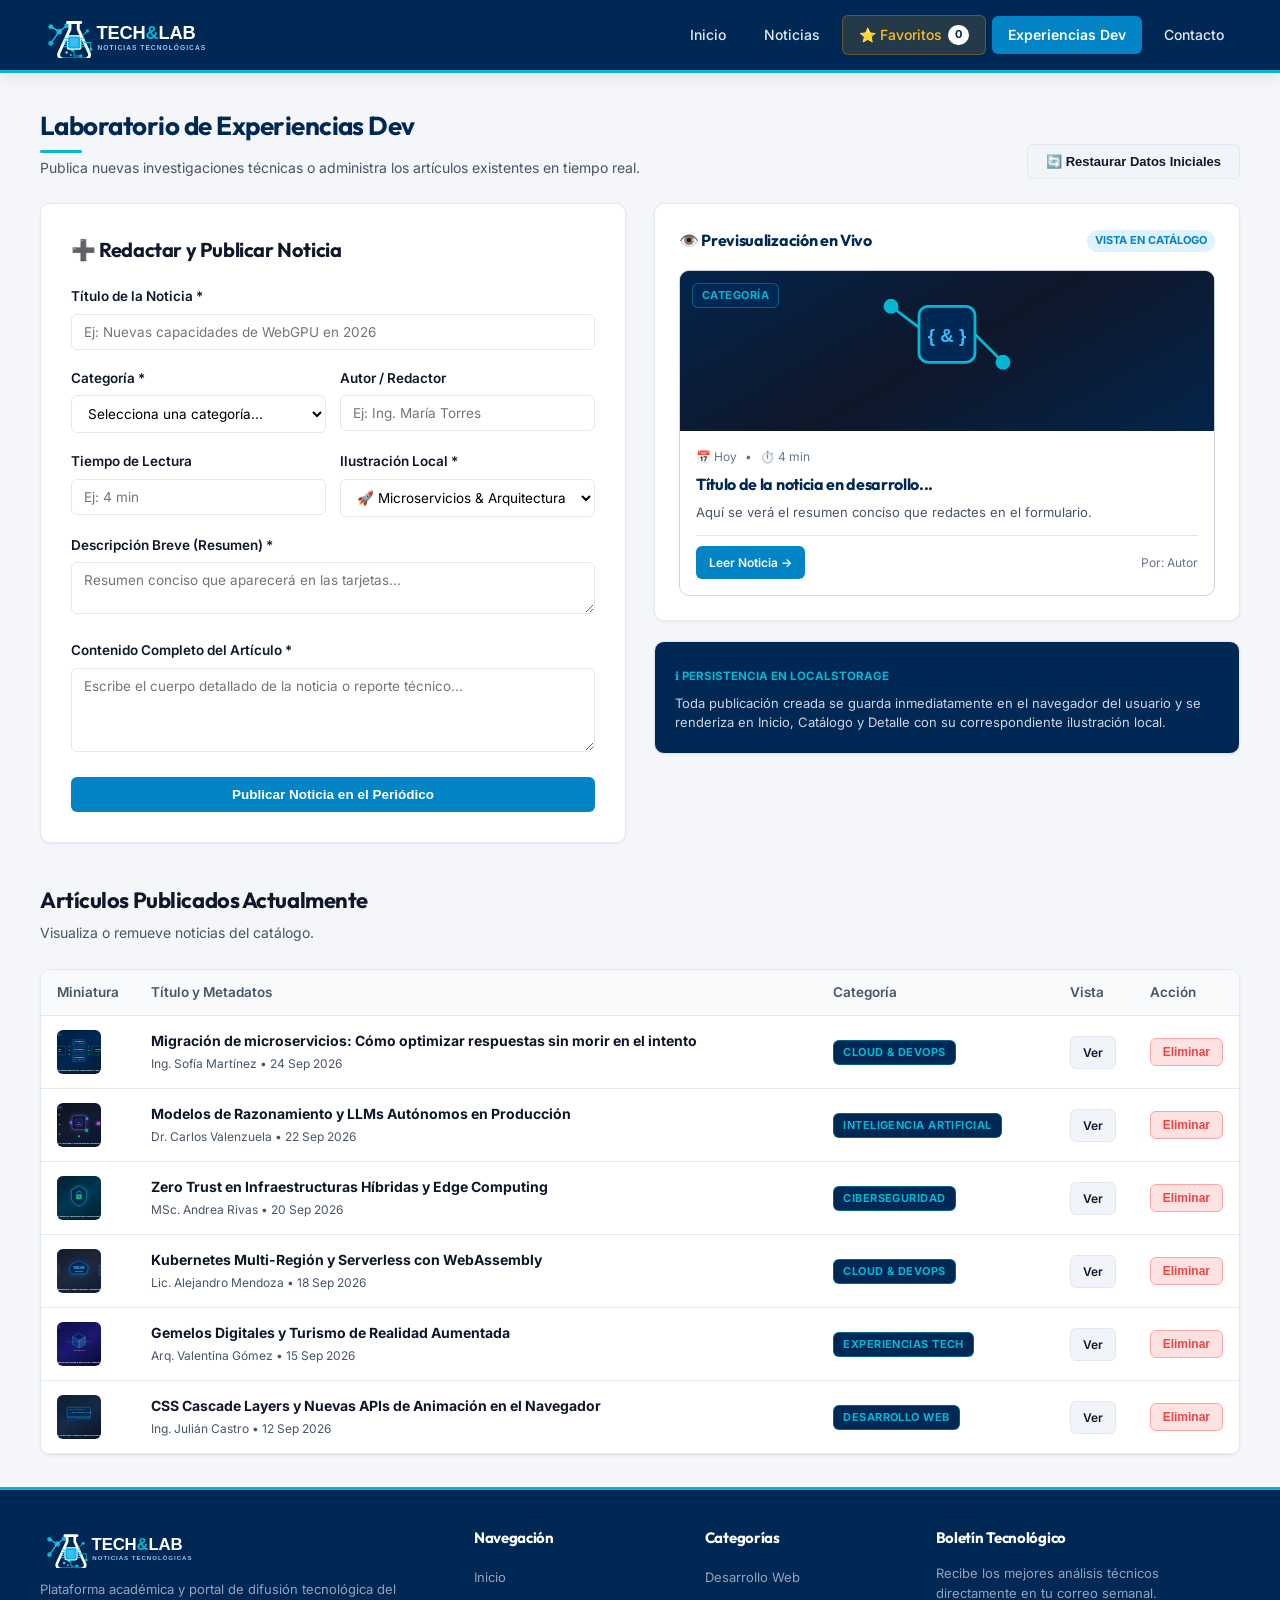
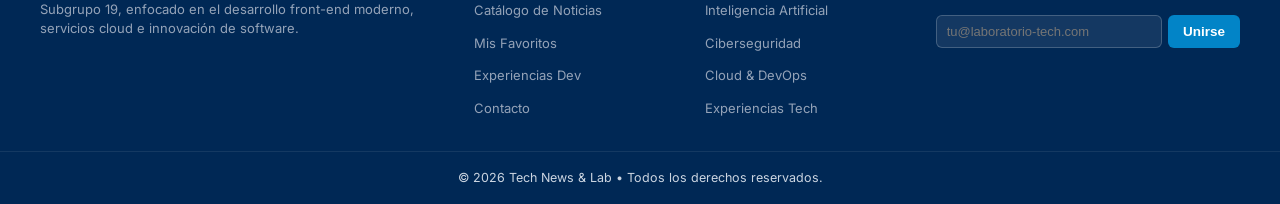
<file: gestion.html>
<!DOCTYPE html>
<html lang="es">
<head>
    <meta charset="UTF-8">
    <meta name="viewport" content="width=device-width, initial-scale=1.0">
    <meta name="description" content="Panel de gestión y administración de noticias de Tech News & Lab. Permite crear y eliminar artículos.">
    <title>Tech News & Lab | Experiencias Dev & Publicación</title>
    <link rel="stylesheet" href="styles.css">
</head>
<body>

    <!-- HEADER / NAVEGACIÓN -->
    <header>
        <div class="nav-wrapper">
            <a href="index.html" class="logo-box">
                <img src="img/logo-white.svg" alt="Tech & Lab Noticias Tecnológicas" class="brand-logo-img">
            </a>

            <button class="mobile-toggle" aria-label="Abrir Menú">☰</button>

            <nav class="main-nav">
                <a href="index.html" class="nav-link">Inicio</a>
                <a href="catalogo.html" class="nav-link">Noticias</a>
                <a href="favoritos.html" class="nav-link fav-badge-btn">
                    ⭐ Favoritos <span class="badge-count fav-count-badge">0</span>
                </a>
                <a href="gestion.html" class="nav-link active">Experiencias Dev</a>
                <a href="contacto.html" class="nav-link">Contacto</a>
            </nav>
        </div>
    </header>

    <!-- CONTENIDO PRINCIPAL -->
    <main class="container">
        
        <div class="section-header">
            <div>
                <h1 class="section-title">Laboratorio de Experiencias Dev</h1>
                <p class="section-subtitle">Publica nuevas investigaciones técnicas o administra los artículos existentes en tiempo real.</p>
            </div>
            <button id="reset-defaults-btn" class="btn btn-secondary" style="font-size: 13px;">
                🔄 Restaurar Datos Iniciales
            </button>
        </div>

        <div class="detail-layout" style="grid-template-columns: 1fr 1fr; margin-bottom: 40px;">
            
            <!-- FORMULARIO DE CREACIÓN -->
            <div class="form-card">
                <h3 style="font-size: 20px; font-weight: 700; margin-bottom: 20px; color: var(--primary);">
                    ➕ Redactar y Publicar Noticia
                </h3>

                <form id="create-news-form">
                    <div class="form-group">
                        <label class="form-label" for="news-title">Título de la Noticia *</label>
                        <input type="text" id="news-title" class="form-control" placeholder="Ej: Nuevas capacidades de WebGPU en 2026" required>
                    </div>

                    <div class="form-row">
                        <div class="form-group">
                            <label class="form-label" for="news-cat">Categoría *</label>
                            <select id="news-cat" class="form-control" required>
                                <option value="">Selecciona una categoría...</option>
                                <option value="Desarrollo Web">Desarrollo Web</option>
                                <option value="Inteligencia Artificial">Inteligencia Artificial</option>
                                <option value="Ciberseguridad">Ciberseguridad</option>
                                <option value="Cloud & DevOps">Cloud & DevOps</option>
                                <option value="Experiencias Tech">Experiencias Tech</option>
                            </select>
                        </div>
                        <div class="form-group">
                            <label class="form-label" for="news-author">Autor / Redactor</label>
                            <input type="text" id="news-author" class="form-control" placeholder="Ej: Ing. María Torres">
                        </div>
                    </div>

                    <div class="form-row">
                        <div class="form-group">
                            <label class="form-label" for="news-readtime">Tiempo de Lectura</label>
                            <input type="text" id="news-readtime" class="form-control" placeholder="Ej: 4 min">
                        </div>
                        <div class="form-group">
                            <label class="form-label" for="news-image-select">Ilustración Local *</label>
                            <select id="news-image-select" class="form-control">
                                <option value="img/microservices-architecture.svg">🚀 Microservicios &amp; Arquitectura de Red</option>
                                <option value="img/web-development.svg">🌐 Desarrollo Web (HTML, CSS, JS &amp; Front-End)</option>
                                <option value="img/angular-signals.svg">⚡ Angular 18 &amp; Signals</option>
                                <option value="img/ai-apis.svg">🧠 Inteligencia Artificial &amp; LLMs</option>
                                <option value="img/cybersecurity-zerotrust.svg">🛡️ Ciberseguridad Zero Trust</option>
                                <option value="img/cloud-wasm.svg">☁️ Cloud &amp; WebAssembly</option>
                                <option value="img/digital-twins.svg">🕶️ Experiencias Tech &amp; AR</option>
                                <option value="img/css-animations.svg">🎨 CSS Cascade &amp; Animaciones</option>
                                <option value="img/default-news.svg">🖼️ Logotipo / Laboratorio (Predeterminada)</option>
                            </select>
                        </div>
                    </div>

                    <div class="form-group">
                        <label class="form-label" for="news-desc">Descripción Breve (Resumen) *</label>
                        <textarea id="news-desc" rows="2" class="form-control" placeholder="Resumen conciso que aparecerá en las tarjetas..." required></textarea>
                    </div>

                    <div class="form-group">
                        <label class="form-label" for="news-content">Contenido Completo del Artículo *</label>
                        <textarea id="news-content" rows="4" class="form-control" placeholder="Escribe el cuerpo detallado de la noticia o reporte técnico..." required></textarea>
                    </div>

                    <button type="submit" class="btn btn-primary" style="width: 100%;">
                        Publicar Noticia en el Periódico
                    </button>
                </form>
            </div>

            <!-- PREVISUALIZACIÓN EN VIVO & GUÍA EDITORIAL -->
            <div style="display: flex; flex-direction: column; gap: 20px;">
                
                <!-- TARJETA PREVIEW EN TIEMPO REAL -->
                <div class="form-card" style="padding: 24px;">
                    <div style="display: flex; justify-content: space-between; align-items: center; margin-bottom: 16px;">
                        <h4 style="font-size: 16px; color: var(--brand-navy); font-weight: 700;">👁️ Previsualización en Vivo</h4>
                        <span style="font-size: 11px; background: #e0f2fe; color: var(--brand-blue); font-weight: 700; padding: 2px 8px; border-radius: var(--radius-full);">VISTA EN CATÁLOGO</span>
                    </div>

                    <!-- CARD PREVIEW -->
                    <article class="card-item" style="box-shadow: none; border-color: #cbd5e1;">
                        <div class="card-image-wrap" style="height: 160px;">
                            <img id="preview-img" src="img/default-news.svg" alt="Previsualización" class="card-img" onerror="this.onerror=null; this.src='img/default-news.svg';">
                            <span id="preview-badge" class="card-badge">CATEGORÍA</span>
                        </div>
                        <div class="card-content" style="padding: 16px;">
                            <div class="card-meta">
                                <span id="preview-date">📅 Hoy</span>
                                <span>•</span>
                                <span id="preview-readtime">⏱️ 4 min</span>
                            </div>
                            <h3 id="preview-title" class="card-title" style="font-size: 16px;">Título de la noticia en desarrollo...</h3>
                            <p id="preview-desc" class="card-desc" style="font-size: 13px; margin-bottom: 12px;">Aquí se verá el resumen conciso que redactes en el formulario.</p>
                            <div class="card-footer" style="padding-top: 10px;">
                                <span class="btn btn-primary" style="padding: 6px 12px; font-size: 12px; pointer-events: none;">Leer Noticia →</span>
                                <span style="font-size: 12px; color: var(--text-light);" id="preview-author">Por: Autor</span>
                            </div>
                        </div>
                    </article>
                </div>

                <!-- INFORMACIÓN INSTITUCIONAL -->
                <div class="form-card" style="background: var(--brand-navy); color: white; padding: 20px;">
                    <span style="color: var(--brand-cyan); font-weight: 700; font-size: 11.5px; text-transform: uppercase;">ℹ️ Persistencia en LocalStorage</span>
                    <p style="font-size: 13px; color: #cbd5e1; line-height: 1.5; margin-top: 6px;">
                        Toda publicación creada se guarda inmediatamente en el navegador del usuario y se renderiza en Inicio, Catálogo y Detalle con su correspondiente ilustración local.
                    </p>
                </div>

            </div>

        </div>

        <!-- TABLA DE ARTÍCULOS PUBLICADOS -->
        <div>
            <div class="section-header">
                <div>
                    <h3 style="font-size: 22px; font-weight: 700;">Artículos Publicados Actualmente</h3>
                    <p class="section-subtitle">Visualiza o remueve noticias del catálogo.</p>
                </div>
            </div>

            <div class="admin-table-wrap">
                <table class="admin-table" id="admin-news-table">
                    <thead>
                        <tr>
                            <th style="width: 70px;">Miniatura</th>
                            <th>Título y Metadatos</th>
                            <th>Categoría</th>
                            <th style="width: 80px;">Vista</th>
                            <th style="width: 100px;">Acción</th>
                        </tr>
                    </thead>
                    <tbody id="admin-news-table-body">
                        <!-- Cargado dinámicamente vía JavaScript -->
                    </tbody>
                </table>
            </div>
        </div>

    </main>

    <!-- FOOTER -->
    <footer>
        <div class="footer-top">
            <div class="footer-col">
                <img src="img/logo-white.svg" alt="Tech & Lab" class="brand-logo-img-footer">
                <p>Plataforma académica y portal de difusión tecnológica del Subgrupo 19, enfocado en el desarrollo front-end moderno, servicios cloud e innovación de software.</p>
            </div>
            <div class="footer-col">
                <h4>Navegación</h4>
                <ul class="footer-links">
                    <li><a href="index.html">Inicio</a></li>
                    <li><a href="catalogo.html">Catálogo de Noticias</a></li>
                    <li><a href="favoritos.html">Mis Favoritos</a></li>
                    <li><a href="gestion.html">Experiencias Dev</a></li>
                    <li><a href="contacto.html">Contacto</a></li>
                </ul>
            </div>
            <div class="footer-col">
                <h4>Categorías</h4>
                <ul class="footer-links">
                    <li><a href="catalogo.html">Desarrollo Web</a></li>
                    <li><a href="catalogo.html">Inteligencia Artificial</a></li>
                    <li><a href="catalogo.html">Ciberseguridad</a></li>
                    <li><a href="catalogo.html">Cloud & DevOps</a></li>
                    <li><a href="catalogo.html">Experiencias Tech</a></li>
                </ul>
            </div>
            <div class="footer-col">
                <h4>Boletín Tecnológico</h4>
                <p>Recibe los mejores análisis técnicos directamente en tu correo semanal.</p>
                <form id="newsletter-form" class="newsletter-form">
                    <input type="email" placeholder="tu@laboratorio-tech.com" required>
                    <button type="submit" class="btn btn-primary" style="padding: 8px 14px;">Unirse</button>
                </form>
            </div>
        </div>
        <div class="footer-bottom">
            <p>&copy; 2026 Tech News & Lab &bull; Todos los derechos reservados.</p>
        </div>
    </footer>

    <script src="script.js"></script>
</body>
</html>
</file>
<file: styles.css>
@import url('https://fonts.googleapis.com/css2?family=Inter:wght@400;500;600;700&family=Outfit:wght@600;700;800;900&display=swap');

/* ==========================================================================
   SISTEMA DE DISEÑO INSTITUCIONAL (POLITÉCNICO GRANCOLOMBIANO - SUBGRUPO 19)
   Paleta oficial: Azul Marino (#002855), Cian (#06b6d4), Blanco y Gris Neutro
   ========================================================================== */
:root {
    --brand-navy: #002855;
    --brand-navy-dark: #001c3d;
    --brand-cyan: #06b6d4;
    --brand-cyan-light: #e0f2fe;
    --brand-blue: #0284c7;
    --brand-blue-hover: #0369a1;
    --accent-fav: #f59e0b;
    --accent-fav-hover: #d97706;
    --accent-danger: #ef4444;
    --accent-success: #10b981;
    
    --bg-page: #f4f6f9;
    --bg-card: #ffffff;
    --bg-surface: #f8fafc;
    
    --text-main: #0f172a;
    --text-muted: #475569;
    --text-light: #64748b;
    
    --border-color: #e2e8f0;
    --border-hover: #cbd5e1;
    --border-focus: #0284c7;
    
    --shadow-sm: 0 1px 3px rgba(0, 40, 85, 0.06);
    --shadow-md: 0 4px 14px rgba(0, 40, 85, 0.08);
    --shadow-lg: 0 10px 25px rgba(0, 40, 85, 0.12);
    
    --radius-sm: 6px;
    --radius-md: 10px;
    --radius-lg: 16px;
    --radius-full: 9999px;
    
    --transition: all 0.2s ease-in-out;
}

* {
    box-sizing: border-box;
    margin: 0;
    padding: 0;
}

body {
    background-color: var(--bg-page);
    color: var(--text-main);
    font-family: 'Inter', system-ui, -apple-system, sans-serif;
    line-height: 1.6;
    min-height: 100vh;
    display: flex;
    flex-direction: column;
}

h1, h2, h3, h4, h5, h6 {
    font-family: 'Outfit', sans-serif;
    color: var(--text-main);
    letter-spacing: -0.02em;
    font-weight: 700;
}

a {
    text-decoration: none;
    color: inherit;
    transition: var(--transition);
}

img {
    max-width: 100%;
    display: block;
}

/* ==========================================================================
   HEADER & NAVEGACIÓN PRINCIPAL
   ========================================================================== */
header {
    background: var(--brand-navy);
    border-bottom: 3px solid var(--brand-cyan);
    position: sticky;
    top: 0;
    z-index: 1000;
    box-shadow: var(--shadow-md);
}

.nav-wrapper {
    max-width: 1240px;
    margin: 0 auto;
    padding: 0 20px;
    display: flex;
    justify-content: space-between;
    align-items: center;
    height: 70px;
}

.logo-box {
    display: flex;
    align-items: center;
    text-decoration: none;
}

.brand-logo-img {
    height: 46px;
    width: auto;
    object-fit: contain;
    transition: var(--transition);
}

.logo-box:hover .brand-logo-img {
    transform: scale(1.02);
}

.main-nav {
    display: flex;
    align-items: center;
    gap: 6px;
}

.nav-link {
    color: #e2e8f0;
    font-size: 14px;
    font-weight: 500;
    padding: 8px 16px;
    border-radius: var(--radius-sm);
    transition: var(--transition);
    display: inline-flex;
    align-items: center;
    gap: 6px;
}

.nav-link:hover {
    color: #ffffff;
    background: rgba(255, 255, 255, 0.1);
}

.nav-link.active {
    color: #ffffff;
    background: var(--brand-blue);
    font-weight: 600;
}

.fav-badge-btn {
    background: rgba(245, 158, 11, 0.15);
    color: #fbbf24 !important;
    border: 1px solid rgba(245, 158, 11, 0.3);
}

.fav-badge-btn:hover, .fav-badge-btn.active {
    background: var(--accent-fav) !important;
    color: #ffffff !important;
}

.badge-count {
    background: #ffffff;
    color: var(--brand-navy);
    padding: 1px 7px;
    border-radius: var(--radius-full);
    font-size: 11px;
    font-weight: 700;
}

.mobile-toggle {
    display: none;
    background: none;
    border: none;
    color: #ffffff;
    font-size: 24px;
    cursor: pointer;
}

/* ==========================================================================
   LAYOUT Y CONTENEDOR CENTRAL
   ========================================================================== */
.container {
    max-width: 1240px;
    margin: 0 auto;
    padding: 32px 20px;
    flex: 1;
    width: 100%;
}

.section-header {
    margin-bottom: 24px;
    display: flex;
    justify-content: space-between;
    align-items: flex-end;
    flex-wrap: wrap;
    gap: 12px;
}

.section-title {
    font-size: 26px;
    color: var(--brand-navy);
    position: relative;
    padding-bottom: 6px;
}

.section-title::after {
    content: '';
    position: absolute;
    bottom: 0;
    left: 0;
    width: 42px;
    height: 3px;
    background: var(--brand-cyan);
    border-radius: var(--radius-full);
}

.section-subtitle {
    color: var(--text-muted);
    font-size: 14px;
    margin-top: 4px;
}

/* ==========================================================================
   HERO BANNER (MOCKUP FIGURA 1)
   ========================================================================== */
.hero-card {
    background: var(--bg-card);
    border: 1px solid var(--border-color);
    border-radius: var(--radius-md);
    padding: 36px;
    margin-bottom: 36px;
    box-shadow: var(--shadow-sm);
    display: grid;
    grid-template-columns: 1.2fr 0.8fr;
    gap: 32px;
    align-items: center;
}

.hero-tag {
    display: inline-block;
    background: #e0f2fe;
    color: var(--brand-blue);
    font-size: 12px;
    font-weight: 700;
    padding: 4px 12px;
    border-radius: var(--radius-sm);
    text-transform: uppercase;
    letter-spacing: 0.05em;
    margin-bottom: 14px;
}

.hero-title {
    font-size: 32px;
    line-height: 1.25;
    color: var(--brand-navy);
    margin-bottom: 14px;
}

.hero-desc {
    font-size: 15px;
    color: var(--text-muted);
    margin-bottom: 24px;
    line-height: 1.6;
}

.hero-actions {
    display: flex;
    gap: 12px;
    flex-wrap: wrap;
}

.hero-image-wrap {
    border-radius: var(--radius-sm);
    overflow: hidden;
    background: var(--bg-surface);
    border: 1px solid var(--border-color);
    box-shadow: var(--shadow-sm);
}

.hero-image-wrap img {
    width: 100%;
    height: 220px;
    object-fit: cover;
}

/* STATS STRIP */
.stats-strip {
    display: grid;
    grid-template-columns: repeat(auto-fit, minmax(220px, 1fr));
    gap: 16px;
    margin-bottom: 36px;
}

.stat-card {
    background: var(--bg-card);
    border: 1px solid var(--border-color);
    padding: 20px;
    border-radius: var(--radius-md);
    box-shadow: var(--shadow-sm);
    display: flex;
    align-items: center;
    gap: 14px;
}

.stat-icon {
    width: 44px;
    height: 44px;
    border-radius: var(--radius-sm);
    background: #f0f9ff;
    color: var(--brand-blue);
    display: flex;
    align-items: center;
    justify-content: center;
    font-size: 20px;
}

.stat-number {
    font-size: 22px;
    font-weight: 700;
    color: var(--brand-navy);
    line-height: 1.1;
    font-family: 'Outfit', sans-serif;
}

.stat-label {
    font-size: 12.5px;
    color: var(--text-light);
}

/* ==========================================================================
   BOTONES
   ========================================================================== */
.btn {
    display: inline-flex;
    align-items: center;
    justify-content: center;
    gap: 6px;
    padding: 9px 18px;
    border-radius: var(--radius-sm);
    font-size: 13.5px;
    font-weight: 600;
    cursor: pointer;
    border: 1px solid transparent;
    transition: var(--transition);
    text-align: center;
}

.btn-primary {
    background: var(--brand-blue);
    color: #ffffff;
}

.btn-primary:hover {
    background: var(--brand-blue-hover);
    color: #ffffff;
}

.btn-secondary {
    background: #f1f5f9;
    color: var(--text-main);
    border-color: var(--border-color);
}

.btn-secondary:hover {
    background: #e2e8f0;
    border-color: #cbd5e1;
}

.btn-outline {
    background: transparent;
    color: var(--brand-blue);
    border-color: var(--brand-blue);
}

.btn-outline:hover {
    background: #f0f9ff;
}

.btn-fav-card {
    background: #f8fafc;
    color: var(--text-light);
    width: 34px;
    height: 34px;
    border-radius: var(--radius-sm);
    display: flex;
    align-items: center;
    justify-content: center;
    padding: 0;
    border: 1px solid var(--border-color);
    font-size: 15px;
}

.btn-fav-card:hover, .btn-fav-card.is-fav {
    background: #fef3c7;
    color: var(--accent-fav);
    border-color: #fde68a;
}

.btn-danger {
    background: #fee2e2;
    color: var(--accent-danger);
    border-color: #fca5a5;
}

.btn-danger:hover {
    background: var(--accent-danger);
    color: #ffffff;
}

/* ==========================================================================
   CATÁLOGO Y TARJETAS (CARDS MOCKUP FIGURA 2)
   ========================================================================== */
.catalog-grid {
    display: grid;
    grid-template-columns: repeat(auto-fill, minmax(320px, 1fr));
    gap: 24px;
}

.card-item {
    background: var(--bg-card);
    border-radius: var(--radius-md);
    border: 1px solid var(--border-color);
    overflow: hidden;
    display: flex;
    flex-direction: column;
    transition: var(--transition);
    box-shadow: var(--shadow-sm);
}

.card-item:hover {
    transform: translateY(-4px);
    box-shadow: var(--shadow-md);
    border-color: #cbd5e1;
}

.card-image-wrap {
    position: relative;
    height: 180px;
    overflow: hidden;
    background: var(--brand-navy-dark);
}

.card-img {
    width: 100%;
    height: 100%;
    object-fit: cover;
    transition: transform 0.3s ease;
}

.card-item:hover .card-img {
    transform: scale(1.04);
}

.card-badge {
    position: absolute;
    top: 12px;
    left: 12px;
    background: var(--brand-navy);
    color: var(--brand-cyan);
    font-size: 11px;
    font-weight: 700;
    padding: 3px 9px;
    border-radius: var(--radius-sm);
    text-transform: uppercase;
    letter-spacing: 0.04em;
    border: 1px solid rgba(6, 182, 212, 0.4);
}

.card-content {
    padding: 20px;
    display: flex;
    flex-direction: column;
    flex-grow: 1;
}

.card-meta {
    display: flex;
    align-items: center;
    gap: 8px;
    font-size: 12px;
    color: var(--text-light);
    margin-bottom: 8px;
}

.card-title {
    font-size: 17px;
    font-weight: 700;
    line-height: 1.35;
    margin-bottom: 8px;
    color: var(--brand-navy);
}

.card-desc {
    font-size: 13.5px;
    color: var(--text-muted);
    margin-bottom: 18px;
    line-height: 1.5;
    flex-grow: 1;
    display: -webkit-box;
    -webkit-line-clamp: 3;
    -webkit-box-orient: vertical;
    overflow: hidden;
}

.card-footer {
    display: flex;
    justify-content: space-between;
    align-items: center;
    border-top: 1px solid var(--border-color);
    padding-top: 14px;
    margin-top: auto;
}

/* ==========================================================================
   BARRA DE BÚSQUEDA Y FILTROS
   ========================================================================== */
.controls-bar {
    background: var(--bg-card);
    border: 1px solid var(--border-color);
    padding: 14px 18px;
    border-radius: var(--radius-md);
    margin-bottom: 28px;
    display: flex;
    flex-wrap: wrap;
    gap: 14px;
    align-items: center;
    justify-content: space-between;
    box-shadow: var(--shadow-sm);
}

.search-input-box {
    position: relative;
    flex: 1;
    min-width: 240px;
}

.search-input-box input {
    width: 100%;
    padding: 9px 14px 9px 36px;
    border: 1px solid var(--border-color);
    border-radius: var(--radius-sm);
    font-size: 13.5px;
    outline: none;
    transition: var(--transition);
    background: #ffffff;
}

.search-input-box input:focus {
    border-color: var(--border-focus);
    box-shadow: 0 0 0 3px rgba(2, 132, 199, 0.12);
}

.search-input-box .search-icon {
    position: absolute;
    left: 12px;
    top: 50%;
    transform: translateY(-50%);
    color: var(--text-light);
    font-size: 14px;
}

.category-pills {
    display: flex;
    gap: 6px;
    flex-wrap: wrap;
}

.pill-btn {
    background: #f1f5f9;
    color: var(--text-muted);
    border: 1px solid var(--border-color);
    padding: 6px 14px;
    border-radius: var(--radius-full);
    font-size: 12.5px;
    font-weight: 500;
    cursor: pointer;
    transition: var(--transition);
}

.pill-btn:hover {
    background: #e2e8f0;
    color: var(--text-main);
}

.pill-btn.active {
    background: var(--brand-navy);
    color: #ffffff;
    border-color: var(--brand-navy);
    font-weight: 600;
}

/* ==========================================================================
   VISTA DE DETALLE (MOCKUP FIGURA 3)
   ========================================================================== */
.detail-layout {
    display: grid;
    grid-template-columns: 1fr 320px;
    gap: 28px;
}

.article-main {
    background: var(--bg-card);
    border: 1px solid var(--border-color);
    border-radius: var(--radius-md);
    padding: 32px;
    box-shadow: var(--shadow-sm);
}

.breadcrumbs {
    display: flex;
    gap: 8px;
    align-items: center;
    font-size: 13px;
    color: var(--text-light);
    margin-bottom: 18px;
}

.breadcrumbs a:hover {
    color: var(--brand-blue);
}

.article-tag {
    display: inline-block;
    background: #e0f2fe;
    color: var(--brand-blue);
    font-size: 11.5px;
    font-weight: 700;
    padding: 3px 10px;
    border-radius: var(--radius-sm);
    margin-bottom: 10px;
    text-transform: uppercase;
}

.article-title {
    font-size: 30px;
    line-height: 1.25;
    color: var(--brand-navy);
    margin-bottom: 14px;
}

.article-meta-bar {
    display: flex;
    justify-content: space-between;
    align-items: center;
    flex-wrap: wrap;
    gap: 14px;
    padding-bottom: 16px;
    border-bottom: 1px solid var(--border-color);
}

.author-chip {
    display: flex;
    align-items: center;
    gap: 10px;
}

.author-avatar {
    width: 38px;
    height: 38px;
    border-radius: 50%;
    background: var(--brand-navy);
    color: var(--brand-cyan);
    display: flex;
    align-items: center;
    justify-content: center;
    font-weight: 700;
    font-size: 14px;
}

.author-name {
    font-weight: 600;
    font-size: 13.5px;
    color: var(--text-main);
}

.article-date {
    font-size: 12px;
    color: var(--text-light);
}

.article-hero-img {
    width: 100%;
    max-height: 380px;
    object-fit: cover;
    border-radius: var(--radius-sm);
    margin: 24px 0;
    border: 1px solid var(--border-color);
}

.article-body {
    font-size: 15.5px;
    line-height: 1.75;
    color: #334155;
}

.article-inner-figure {
    margin: 28px 0;
    background: #f8fafc;
    border: 1px solid var(--border-color);
    border-radius: var(--radius-md);
    overflow: hidden;
    box-shadow: var(--shadow-sm);
}

.article-inner-figure img {
    width: 100%;
    max-height: 320px;
    object-fit: cover;
}

.article-inner-caption {
    padding: 10px 16px;
    font-size: 12.5px;
    color: var(--text-muted);
    background: #f1f5f9;
    border-top: 1px solid var(--border-color);
    display: flex;
    align-items: center;
    gap: 8px;
    font-weight: 500;
}

.article-highlight-box {
    background: #f0f9ff;
    border-left: 4px solid var(--brand-cyan);
    padding: 18px 22px;
    margin: 24px 0;
    border-radius: 0 var(--radius-sm) var(--radius-sm) 0;
}

.article-body p {
    margin-bottom: 18px;
}

.article-actions-bar {
    margin-top: 28px;
    padding-top: 20px;
    border-top: 1px solid var(--border-color);
    display: flex;
    justify-content: space-between;
    align-items: center;
    flex-wrap: wrap;
    gap: 12px;
}

.sidebar-card {
    background: var(--bg-card);
    border: 1px solid var(--border-color);
    border-radius: var(--radius-md);
    padding: 22px;
    margin-bottom: 20px;
    box-shadow: var(--shadow-sm);
}

.sidebar-title {
    font-size: 16px;
    color: var(--brand-navy);
    margin-bottom: 14px;
    padding-bottom: 8px;
    border-bottom: 1px solid var(--border-color);
}

/* ==========================================================================
   FORMULARIOS (MOCKUP FIGURA 4)
   ========================================================================== */
.form-card {
    background: var(--bg-card);
    border: 1px solid var(--border-color);
    border-radius: var(--radius-md);
    padding: 30px;
    box-shadow: var(--shadow-sm);
}

.form-group {
    margin-bottom: 18px;
}

.form-label {
    display: block;
    font-size: 13.5px;
    font-weight: 600;
    color: var(--text-main);
    margin-bottom: 6px;
}

.form-control {
    width: 100%;
    padding: 9px 12px;
    border: 1px solid var(--border-color);
    border-radius: var(--radius-sm);
    font-size: 13.5px;
    font-family: inherit;
    transition: var(--transition);
    background: #ffffff;
}

.form-control:focus {
    outline: none;
    border-color: var(--border-focus);
    box-shadow: 0 0 0 3px rgba(2, 132, 199, 0.12);
}

.form-control.is-invalid {
    border-color: var(--accent-danger);
    background-color: #fef2f2;
}

.invalid-feedback {
    color: var(--accent-danger);
    font-size: 12px;
    margin-top: 4px;
    display: none;
}

.is-invalid + .invalid-feedback {
    display: block;
}

.form-row {
    display: grid;
    grid-template-columns: 1fr 1fr;
    gap: 14px;
}

/* ==========================================================================
   TABLA ADMINISTRATIVA (CRUD)
   ========================================================================== */
.admin-table-wrap {
    background: var(--bg-card);
    border: 1px solid var(--border-color);
    border-radius: var(--radius-md);
    overflow: hidden;
    box-shadow: var(--shadow-sm);
}

.admin-table {
    width: 100%;
    border-collapse: collapse;
    text-align: left;
    font-size: 13.5px;
}

.admin-table th {
    background: #f8fafc;
    padding: 12px 16px;
    font-weight: 600;
    color: var(--text-muted);
    border-bottom: 1px solid var(--border-color);
}

.admin-table td {
    padding: 14px 16px;
    border-bottom: 1px solid var(--border-color);
    vertical-align: middle;
}

.admin-table tr:hover {
    background: #f8fafc;
}

.table-thumb {
    width: 44px;
    height: 44px;
    border-radius: var(--radius-sm);
    object-fit: cover;
}

/* ==========================================================================
   NOTIFICACIONES TOAST & ESTADOS VACÍOS
   ========================================================================== */
.empty-state {
    text-align: center;
    padding: 50px 20px;
    background: var(--bg-card);
    border: 1px dashed var(--border-color);
    border-radius: var(--radius-md);
}

.empty-icon {
    font-size: 40px;
    margin-bottom: 12px;
    color: var(--text-light);
}

.empty-title {
    font-size: 18px;
    color: var(--brand-navy);
    margin-bottom: 6px;
}

.empty-desc {
    color: var(--text-muted);
    font-size: 13.5px;
    max-width: 420px;
    margin: 0 auto 18px;
}

#toast-container {
    position: fixed;
    bottom: 20px;
    right: 20px;
    z-index: 9999;
    display: flex;
    flex-direction: column;
    gap: 8px;
}

.toast {
    background: var(--brand-navy);
    color: #ffffff;
    padding: 12px 18px;
    border-radius: var(--radius-sm);
    box-shadow: var(--shadow-lg);
    font-size: 13.5px;
    display: flex;
    align-items: center;
    gap: 10px;
    animation: slideIn 0.25s ease;
    border-left: 4px solid var(--brand-cyan);
    min-width: 260px;
    max-width: 360px;
}

.toast.toast-success { border-left-color: var(--accent-success); }
.toast.toast-fav { border-left-color: var(--accent-fav); }
.toast.toast-danger { border-left-color: var(--accent-danger); }

@keyframes slideIn {
    from { transform: translateX(100%); opacity: 0; }
    to { transform: translateX(0); opacity: 1; }
}

/* ==========================================================================
   TESTIMONIOS & FAQ
   ========================================================================== */
.testimonials-grid {
    display: grid;
    grid-template-columns: repeat(auto-fit, minmax(260px, 1fr));
    gap: 20px;
    margin-bottom: 36px;
}

.testimonial-card {
    background: var(--bg-card);
    border: 1px solid var(--border-color);
    border-radius: var(--radius-md);
    padding: 20px;
    box-shadow: var(--shadow-sm);
}

.testimonial-text {
    font-size: 13.5px;
    color: #475569;
    font-style: italic;
    margin-bottom: 14px;
}

.testimonial-user {
    display: flex;
    align-items: center;
    gap: 10px;
}

.testimonial-avatar {
    width: 34px;
    height: 34px;
    border-radius: 50%;
    background: #e0f2fe;
    display: flex;
    align-items: center;
    justify-content: center;
    font-weight: 700;
    color: var(--brand-blue);
    font-size: 12px;
}

.faq-item {
    background: var(--bg-card);
    border: 1px solid var(--border-color);
    border-radius: var(--radius-sm);
    margin-bottom: 10px;
    overflow: hidden;
}

.faq-question {
    padding: 14px 18px;
    font-weight: 600;
    font-size: 14.5px;
    cursor: pointer;
    display: flex;
    justify-content: space-between;
    align-items: center;
    background: #ffffff;
    user-select: none;
    color: var(--brand-navy);
}

.faq-question:hover {
    background: #f8fafc;
}

.faq-answer {
    padding: 0 18px 14px;
    font-size: 13.5px;
    color: var(--text-muted);
    display: none;
    line-height: 1.6;
}

.faq-item.open .faq-answer {
    display: block;
}

.faq-item.open .faq-icon {
    transform: rotate(180deg);
}

.faq-icon {
    font-size: 12px;
    color: var(--text-light);
    transition: transform 0.2s ease;
}

/* ==========================================================================
   FOOTER (INSTITUCIONAL SUBGRUPO 19)
   ========================================================================== */
footer {
    background: var(--brand-navy);
    color: #94a3b8;
    border-top: 3px solid var(--brand-cyan);
    margin-top: auto;
}

.footer-top {
    max-width: 1240px;
    margin: 0 auto;
    padding: 36px 20px 24px;
    display: grid;
    grid-template-columns: 2fr 1fr 1fr 1.5fr;
    gap: 28px;
}

.brand-logo-img-footer {
    height: 42px;
    width: auto;
    margin-bottom: 12px;
}

.footer-col h4 {
    color: #ffffff;
    font-size: 15px;
    margin-bottom: 14px;
    font-weight: 700;
}

.footer-col p {
    font-size: 13px;
    line-height: 1.5;
    margin-bottom: 12px;
}

.footer-links {
    list-style: none;
}

.footer-links li {
    margin-bottom: 7px;
}

.footer-links a {
    color: #94a3b8;
    font-size: 13px;
}

.footer-links a:hover {
    color: var(--brand-cyan);
    padding-left: 3px;
}

.newsletter-form {
    display: flex;
    gap: 6px;
}

.newsletter-form input {
    flex: 1;
    padding: 8px 10px;
    border-radius: var(--radius-sm);
    border: 1px solid rgba(255, 255, 255, 0.2);
    background: rgba(255, 255, 255, 0.08);
    color: #ffffff;
    font-size: 13px;
    outline: none;
}

.newsletter-form input:focus {
    border-color: var(--brand-cyan);
}

.footer-bottom {
    border-top: 1px solid rgba(255, 255, 255, 0.08);
    padding: 16px 20px;
    text-align: center;
    font-size: 12.5px;
    color: #cbd5e1;
}

/* ==========================================================================
   RESPONSIVE DESIGN
   ========================================================================== */
@media (max-width: 900px) {
    .hero-card {
        grid-template-columns: 1fr;
    }
    .detail-layout {
        grid-template-columns: 1fr;
    }
    .footer-top {
        grid-template-columns: 1fr 1fr;
    }
}

@media (max-width: 768px) {
    .mobile-toggle {
        display: block;
    }
    .main-nav {
        display: none;
        position: absolute;
        top: 70px;
        left: 0;
        right: 0;
        background: var(--brand-navy);
        flex-direction: column;
        padding: 14px 20px;
        border-bottom: 1px solid rgba(255, 255, 255, 0.1);
        gap: 8px;
    }
    .main-nav.open {
        display: flex;
    }
    .hero-card {
        padding: 24px;
    }
    .hero-title {
        font-size: 26px;
    }
    .form-row {
        grid-template-columns: 1fr;
    }
    .footer-top {
        grid-template-columns: 1fr;
    }
}
</file>
